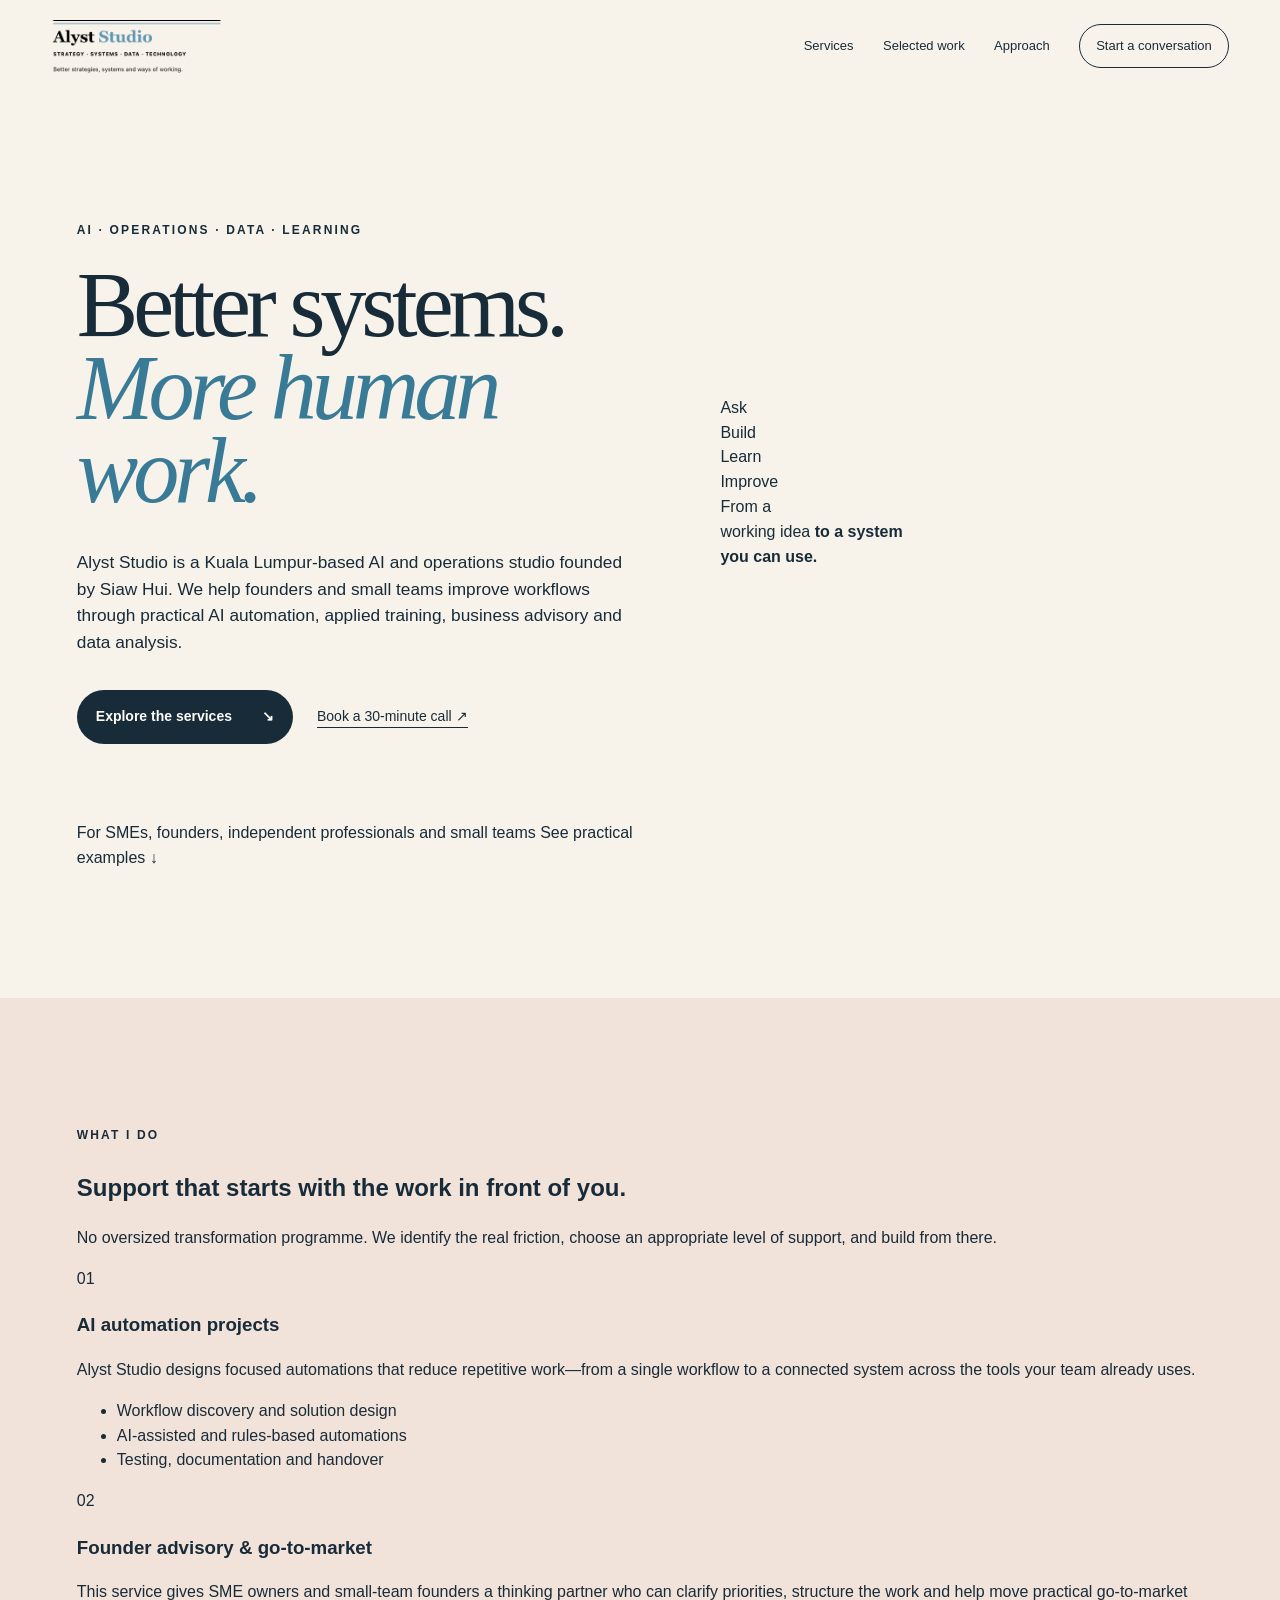
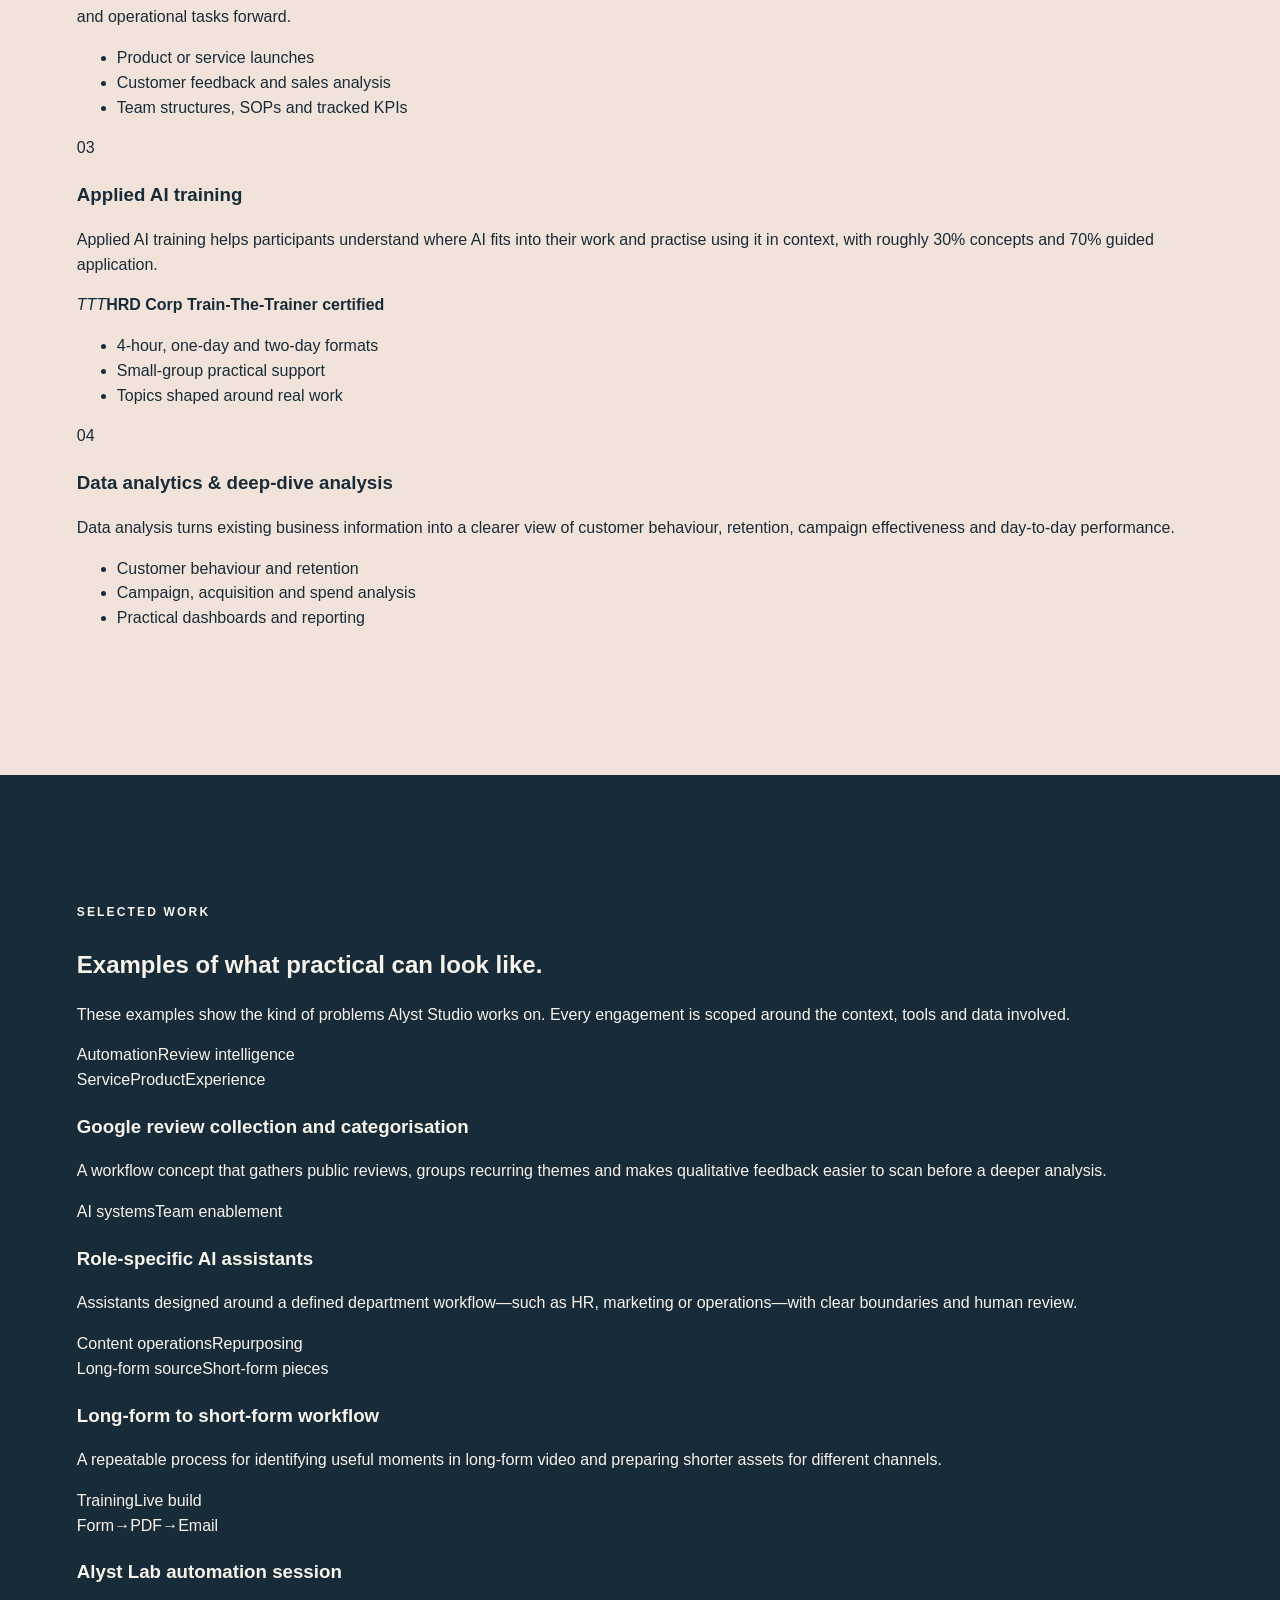
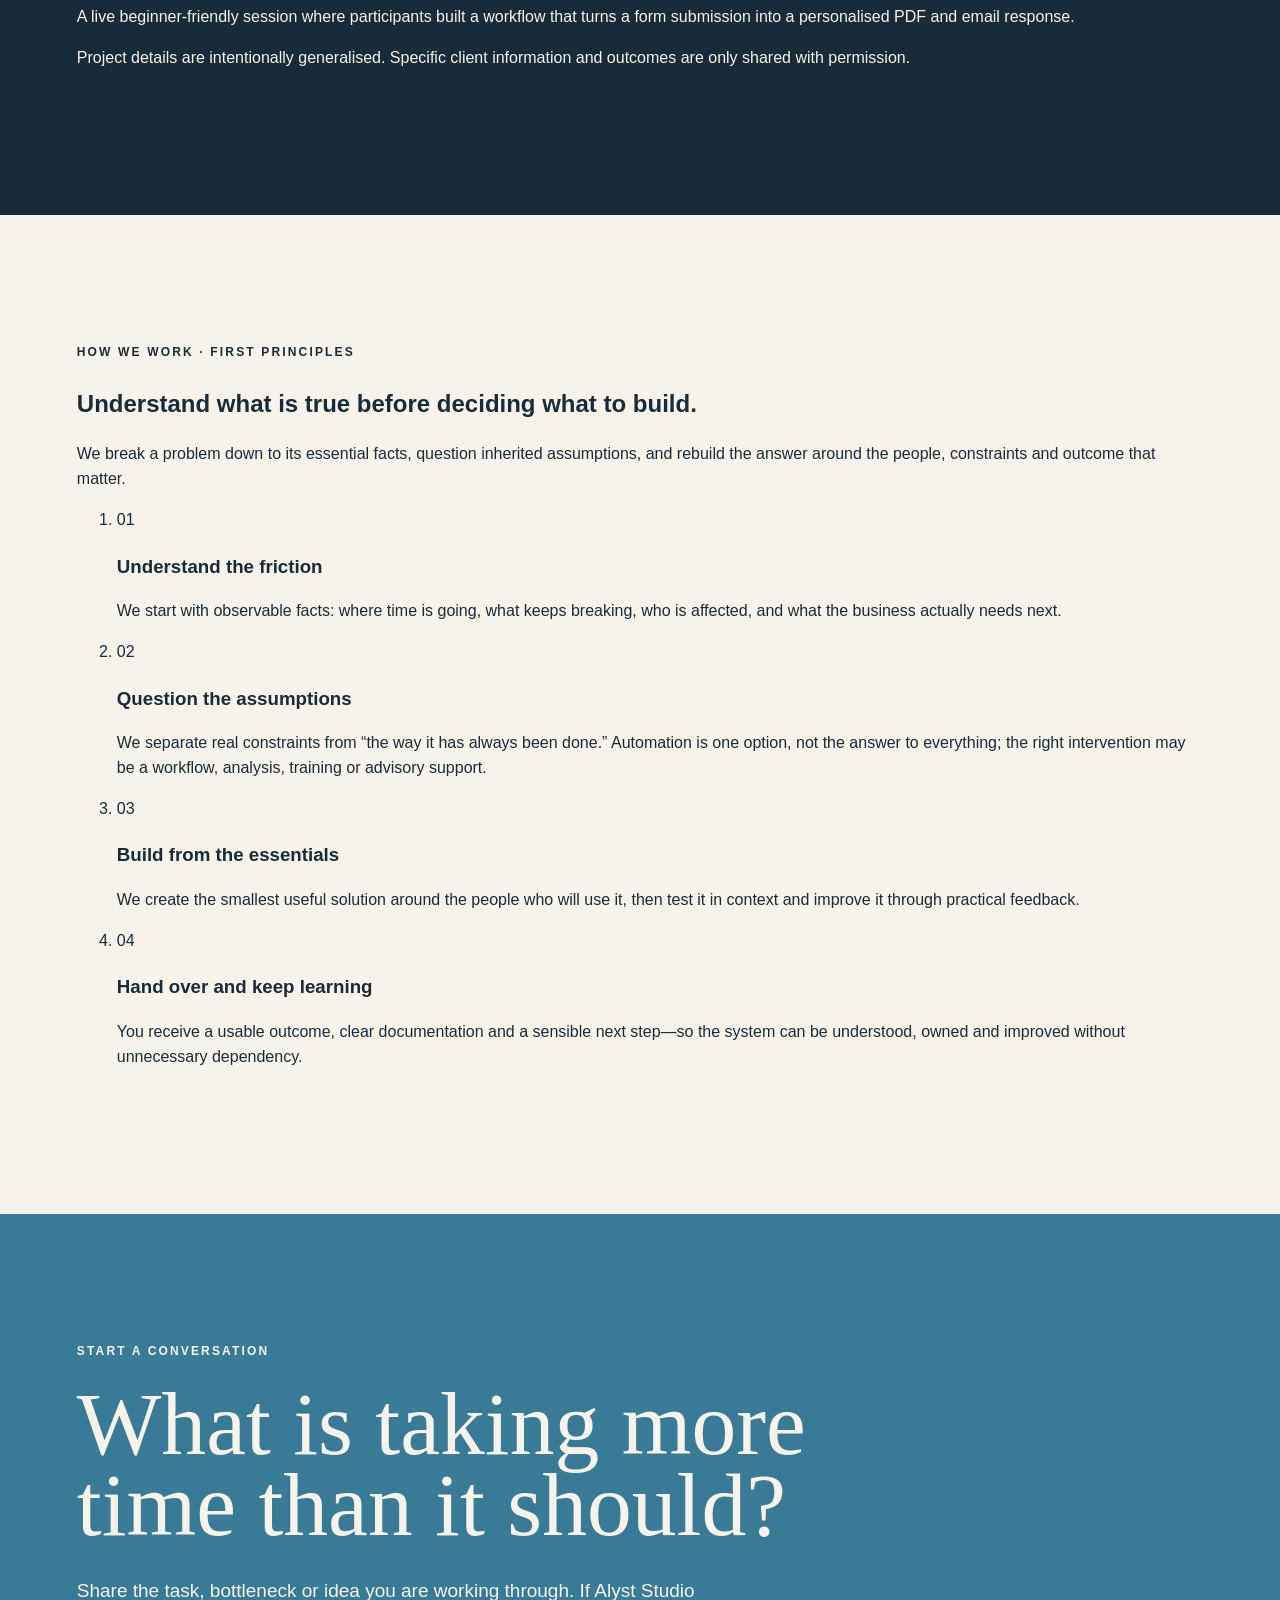
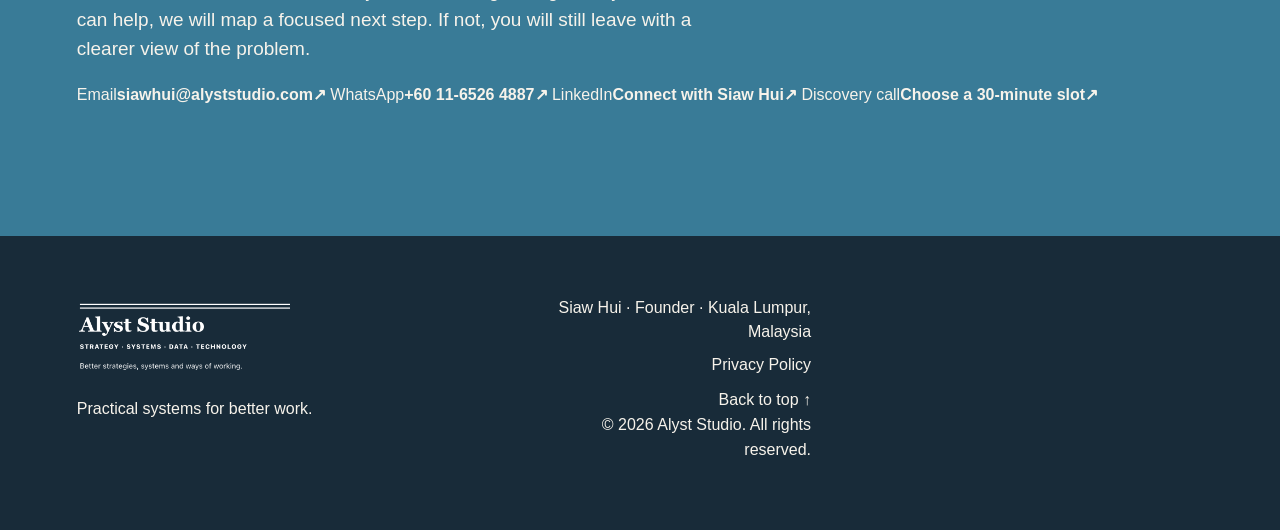
<file: site/index.html>
<!doctype html>
<html lang="en">
<head>
  <meta charset="utf-8">
  <meta name="viewport" content="width=device-width, initial-scale=1">
  <meta name="description" content="Alyst Studio helps founders and small teams use AI, automation, advisory and data analysis to make everyday work clearer and more manageable.">
  <meta name="theme-color" content="#0b2233">
  <meta property="og:title" content="Alyst Studio — Practical systems for better work">
  <meta property="og:description" content="AI automation, founder advisory, applied AI training and data analytics for founders and small teams.">
  <meta property="og:type" content="website">
  <meta property="og:url" content="https://siawhui-code.github.io/Alyst-Website-Pages/">
  <meta property="og:image" content="https://siawhui-code.github.io/Alyst-Website-Pages/assets/alyst-studio-logo.png">
  <link rel="canonical" href="https://siawhui-code.github.io/Alyst-Website-Pages/">
  <title>Alyst Studio — Practical systems for better work</title>
  <link rel="icon" href="assets/alyst-studio-logo.png" type="image/png">
  <link rel="stylesheet" href="styles.css">
  <script type="application/ld+json">
  {
    "@context": "https://schema.org",
    "@graph": [
      {
        "@type": "Organization",
        "@id": "https://siawhui-code.github.io/Alyst-Website-Pages/#organization",
        "name": "Alyst Studio",
        "url": "https://siawhui-code.github.io/Alyst-Website-Pages/",
        "logo": {
          "@type": "ImageObject",
          "url": "https://siawhui-code.github.io/Alyst-Website-Pages/assets/alyst-studio-logo.png"
        },
        "email": "siawhui@alyststudio.com",
        "telephone": "+601165264887",
        "founder": { "@id": "https://siawhui-code.github.io/Alyst-Website-Pages/#siaw-hui" },
        "areaServed": { "@type": "Country", "name": "Malaysia" },
        "knowsAbout": [
          "AI automation",
          "Business operations",
          "Applied AI training",
          "Founder advisory",
          "Data analytics"
        ],
        "hasOfferCatalog": {
          "@type": "OfferCatalog",
          "name": "Alyst Studio services",
          "itemListElement": [
            {
              "@type": "Offer",
              "itemOffered": {
                "@type": "Service",
                "name": "AI automation projects",
                "url": "https://siawhui-code.github.io/Alyst-Website-Pages/#ai-automation",
                "description": "Focused automation projects for repetitive workflows, connected tools, testing, documentation and handover.",
                "provider": { "@id": "https://siawhui-code.github.io/Alyst-Website-Pages/#organization" }
              }
            },
            {
              "@type": "Offer",
              "itemOffered": {
                "@type": "Service",
                "name": "Founder advisory and go-to-market support",
                "url": "https://siawhui-code.github.io/Alyst-Website-Pages/#founder-advisory",
                "description": "Practical advisory support for launches, customer feedback, sales analysis, team structures, SOPs and tracked KPIs.",
                "provider": { "@id": "https://siawhui-code.github.io/Alyst-Website-Pages/#organization" }
              }
            },
            {
              "@type": "Offer",
              "itemOffered": {
                "@type": "Service",
                "name": "Applied AI training",
                "url": "https://siawhui-code.github.io/Alyst-Website-Pages/#applied-ai-training",
                "description": "Hands-on AI training for beginners through advanced participants, shaped around practical work.",
                "provider": { "@id": "https://siawhui-code.github.io/Alyst-Website-Pages/#organization" }
              }
            },
            {
              "@type": "Offer",
              "itemOffered": {
                "@type": "Service",
                "name": "Data analytics and deep-dive analysis",
                "url": "https://siawhui-code.github.io/Alyst-Website-Pages/#data-analytics",
                "description": "Analysis of customer behaviour, retention, acquisition, campaign spend and operational performance.",
                "provider": { "@id": "https://siawhui-code.github.io/Alyst-Website-Pages/#organization" }
              }
            }
          ]
        }
      },
      {
        "@type": "Person",
        "@id": "https://siawhui-code.github.io/Alyst-Website-Pages/#siaw-hui",
        "name": "Siaw Hui",
        "jobTitle": "Founder",
        "worksFor": { "@id": "https://siawhui-code.github.io/Alyst-Website-Pages/#organization" },
        "sameAs": ["https://www.linkedin.com/in/siawhui"]
      },
      {
        "@type": "WebSite",
        "@id": "https://siawhui-code.github.io/Alyst-Website-Pages/#website",
        "name": "Alyst Studio",
        "url": "https://siawhui-code.github.io/Alyst-Website-Pages/",
        "publisher": { "@id": "https://siawhui-code.github.io/Alyst-Website-Pages/#organization" },
        "inLanguage": "en"
      }
    ]
  }
  </script>
  <script defer src="script.js"></script>
</head>
<body>
  <a class="skip-link" href="#main">Skip to content</a>
  <header class="site-header" data-header>
    <a class="brand" href="#top" aria-label="Alyst Studio home">
      <img src="assets/alyst-studio-logo.png" alt="Alyst Studio">
    </a>
    <button class="menu-button" type="button" aria-expanded="false" aria-controls="site-nav" data-menu-button>
      <span>Menu</span><i aria-hidden="true"></i>
    </button>
    <nav id="site-nav" class="site-nav" aria-label="Primary navigation" data-nav>
      <a href="#services">Services</a>
      <a href="#work">Selected work</a>
      <a href="#approach">Approach</a>
      <a class="nav-cta" href="#contact">Start a conversation</a>
    </nav>
  </header>

  <main id="main">
    <section class="hero section" id="top">
      <div class="hero-copy reveal">
        <p class="eyebrow">AI · Operations · Data · Learning</p>
        <h1>Better systems.<br><em>More human work.</em></h1>
        <p class="hero-lede">Alyst Studio is a Kuala Lumpur-based AI and operations studio founded by Siaw Hui. We help founders and small teams improve workflows through practical AI automation, applied training, business advisory and data analysis.</p>
        <div class="hero-actions">
          <a class="button button-primary" href="#services">Explore the services <span aria-hidden="true">↘</span></a>
          <a class="text-link" href="https://calendly.com/siawhui-alyststudio/30min" target="_blank" rel="noopener noreferrer">Book a 30-minute call <span aria-hidden="true">↗</span></a>
        </div>
      </div>
      <div class="hero-visual reveal" aria-label="A diagram showing ideas becoming useful systems">
        <div class="orbit orbit-one" aria-hidden="true"></div>
        <div class="orbit orbit-two" aria-hidden="true"></div>
        <div class="signal signal-a" aria-hidden="true">Ask</div>
        <div class="signal signal-b" aria-hidden="true">Build</div>
        <div class="signal signal-c" aria-hidden="true">Learn</div>
        <div class="signal signal-d" aria-hidden="true">Improve</div>
        <div class="core-mark" aria-hidden="true">
          <span>From a<br>working idea</span>
          <strong>to a system<br>you can use.</strong>
        </div>
      </div>
      <div class="hero-foot reveal">
        <span>For SMEs, founders, independent professionals and small teams</span>
        <a href="#work">See practical examples <span aria-hidden="true">↓</span></a>
      </div>
    </section>

    <section class="section services" id="services">
      <div class="section-intro reveal">
        <p class="eyebrow">What I do</p>
        <h2>Support that starts with the work in front of you.</h2>
        <p>No oversized transformation programme. We identify the real friction, choose an appropriate level of support, and build from there.</p>
      </div>
      <div class="service-list">
        <article class="service-row reveal" id="ai-automation">
          <span class="service-number">01</span>
          <div>
            <h3>AI automation projects</h3>
            <p>Alyst Studio designs focused automations that reduce repetitive work—from a single workflow to a connected system across the tools your team already uses.</p>
          </div>
          <ul>
            <li>Workflow discovery and solution design</li>
            <li>AI-assisted and rules-based automations</li>
            <li>Testing, documentation and handover</li>
          </ul>
        </article>
        <article class="service-row reveal" id="founder-advisory">
          <span class="service-number">02</span>
          <div>
            <h3>Founder advisory &amp; go-to-market</h3>
            <p>This service gives SME owners and small-team founders a thinking partner who can clarify priorities, structure the work and help move practical go-to-market and operational tasks forward.</p>
          </div>
          <ul>
            <li>Product or service launches</li>
            <li>Customer feedback and sales analysis</li>
            <li>Team structures, SOPs and tracked KPIs</li>
          </ul>
        </article>
        <article class="service-row reveal" id="applied-ai-training">
          <span class="service-number">03</span>
          <div>
            <h3>Applied AI training</h3>
            <p>Applied AI training helps participants understand where AI fits into their work and practise using it in context, with roughly 30% concepts and 70% guided application.</p>
            <div class="training-credentials" aria-label="Training credentials">
              <span class="credential-badge"><i aria-hidden="true">TTT</i><b>HRD Corp Train-The-Trainer certified</b></span>
            </div>
          </div>
          <ul>
            <li>4-hour, one-day and two-day formats</li>
            <li>Small-group practical support</li>
            <li>Topics shaped around real work</li>
          </ul>
        </article>
        <article class="service-row reveal" id="data-analytics">
          <span class="service-number">04</span>
          <div>
            <h3>Data analytics &amp; deep-dive analysis</h3>
            <p>Data analysis turns existing business information into a clearer view of customer behaviour, retention, campaign effectiveness and day-to-day performance.</p>
          </div>
          <ul>
            <li>Customer behaviour and retention</li>
            <li>Campaign, acquisition and spend analysis</li>
            <li>Practical dashboards and reporting</li>
          </ul>
        </article>
      </div>
    </section>

    <section class="section work" id="work">
      <div class="section-intro section-intro-light reveal">
        <p class="eyebrow">Selected work</p>
        <h2>Examples of what practical can look like.</h2>
        <p>These examples show the kind of problems Alyst Studio works on. Every engagement is scoped around the context, tools and data involved.</p>
      </div>
      <div class="work-grid">
        <article class="work-card work-card-feature reveal">
          <div class="work-topline"><span>Automation</span><span>Review intelligence</span></div>
          <div class="mini-interface" aria-hidden="true">
            <div class="mini-bar"><i></i><i></i><i></i></div>
            <div class="mini-chart"><span style="--h:38%"></span><span style="--h:62%"></span><span style="--h:46%"></span><span style="--h:78%"></span><span style="--h:58%"></span><span style="--h:86%"></span></div>
            <div class="mini-tags"><span>Service</span><span>Product</span><span>Experience</span></div>
          </div>
          <h3>Google review collection and categorisation</h3>
          <p>A workflow concept that gathers public reviews, groups recurring themes and makes qualitative feedback easier to scan before a deeper analysis.</p>
        </article>
        <article class="work-card reveal">
          <div class="work-topline"><span>AI systems</span><span>Team enablement</span></div>
          <div class="node-map" aria-hidden="true"><i></i><i></i><i></i><i></i><i></i></div>
          <h3>Role-specific AI assistants</h3>
          <p>Assistants designed around a defined department workflow—such as HR, marketing or operations—with clear boundaries and human review.</p>
        </article>
        <article class="work-card reveal">
          <div class="work-topline"><span>Content operations</span><span>Repurposing</span></div>
          <div class="content-stack" aria-hidden="true"><span>Long-form source</span><i></i><span>Short-form pieces</span></div>
          <h3>Long-form to short-form workflow</h3>
          <p>A repeatable process for identifying useful moments in long-form video and preparing shorter assets for different channels.</p>
        </article>
        <article class="work-card reveal">
          <div class="work-topline"><span>Training</span><span>Live build</span></div>
          <div class="flow-strip" aria-hidden="true"><span>Form</span><b>→</b><span>PDF</span><b>→</b><span>Email</span></div>
          <h3>Alyst Lab automation session</h3>
          <p>A live beginner-friendly session where participants built a workflow that turns a form submission into a personalised PDF and email response.</p>
        </article>
      </div>
      <p class="work-note reveal">Project details are intentionally generalised. Specific client information and outcomes are only shared with permission.</p>
    </section>

    <section class="section approach" id="approach">
      <div class="section-intro reveal">
        <p class="eyebrow">How we work · First principles</p>
        <h2>Understand what is true before deciding what to build.</h2>
        <p>We break a problem down to its essential facts, question inherited assumptions, and rebuild the answer around the people, constraints and outcome that matter.</p>
      </div>
      <ol class="steps">
        <li class="reveal"><span>01</span><div><h3>Understand the friction</h3><p>We start with observable facts: where time is going, what keeps breaking, who is affected, and what the business actually needs next.</p></div></li>
        <li class="reveal"><span>02</span><div><h3>Question the assumptions</h3><p>We separate real constraints from “the way it has always been done.” Automation is one option, not the answer to everything; the right intervention may be a workflow, analysis, training or advisory support.</p></div></li>
        <li class="reveal"><span>03</span><div><h3>Build from the essentials</h3><p>We create the smallest useful solution around the people who will use it, then test it in context and improve it through practical feedback.</p></div></li>
        <li class="reveal"><span>04</span><div><h3>Hand over and keep learning</h3><p>You receive a usable outcome, clear documentation and a sensible next step—so the system can be understood, owned and improved without unnecessary dependency.</p></div></li>
      </ol>
    </section>

    <section class="section contact" id="contact">
      <div class="contact-copy reveal">
        <p class="eyebrow">Start a conversation</p>
        <h2>What is taking more time than it should?</h2>
        <p>Share the task, bottleneck or idea you are working through. If Alyst Studio can help, we will map a focused next step. If not, you will still leave with a clearer view of the problem.</p>
      </div>
      <div class="contact-links reveal">
        <a href="mailto:siawhui@alyststudio.com"><span>Email</span><strong>siawhui@alyststudio.com</strong><b aria-hidden="true">↗</b></a>
        <a href="https://wa.me/601165264887" target="_blank" rel="noopener noreferrer"><span>WhatsApp</span><strong>+60 11-6526 4887</strong><b aria-hidden="true">↗</b></a>
        <a href="https://www.linkedin.com/in/siawhui" target="_blank" rel="noopener noreferrer"><span>LinkedIn</span><strong>Connect with Siaw Hui</strong><b aria-hidden="true">↗</b></a>
        <a href="https://calendly.com/siawhui-alyststudio/30min" target="_blank" rel="noopener noreferrer"><span>Discovery call</span><strong>Choose a 30-minute slot</strong><b aria-hidden="true">↗</b></a>
      </div>
    </section>
  </main>

  <footer class="site-footer">
    <div class="footer-brand">
      <img src="assets/alyst-studio-logo.png" alt="Alyst Studio">
      <p>Practical systems for better work.</p>
    </div>
    <div class="footer-meta">
      <p>Siaw Hui · Founder · Kuala Lumpur, Malaysia</p>
      <nav aria-label="Footer navigation"><a href="privacy.html">Privacy Policy</a><a href="#top">Back to top ↑</a></nav>
      <p>© <span data-year>2026</span> Alyst Studio. All rights reserved.</p>
    </div>
  </footer>
</body>
</html>
</file>
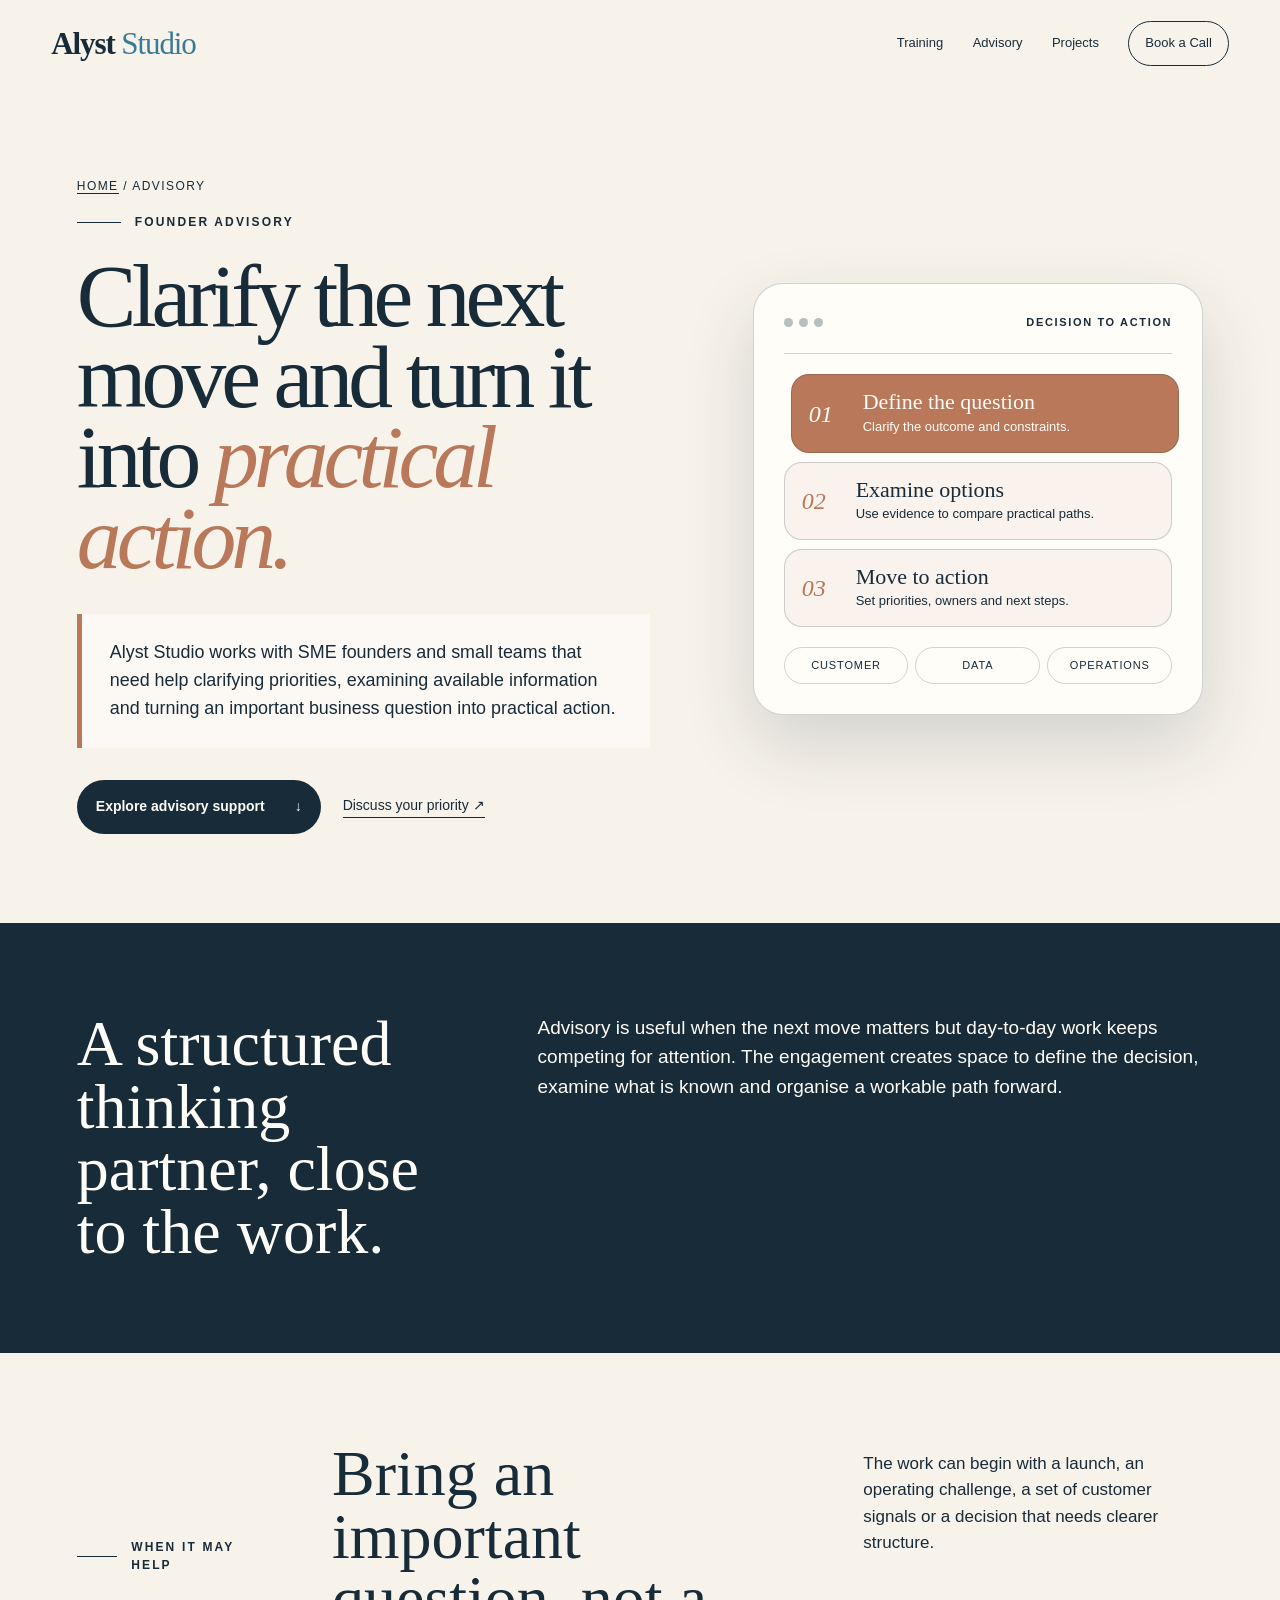
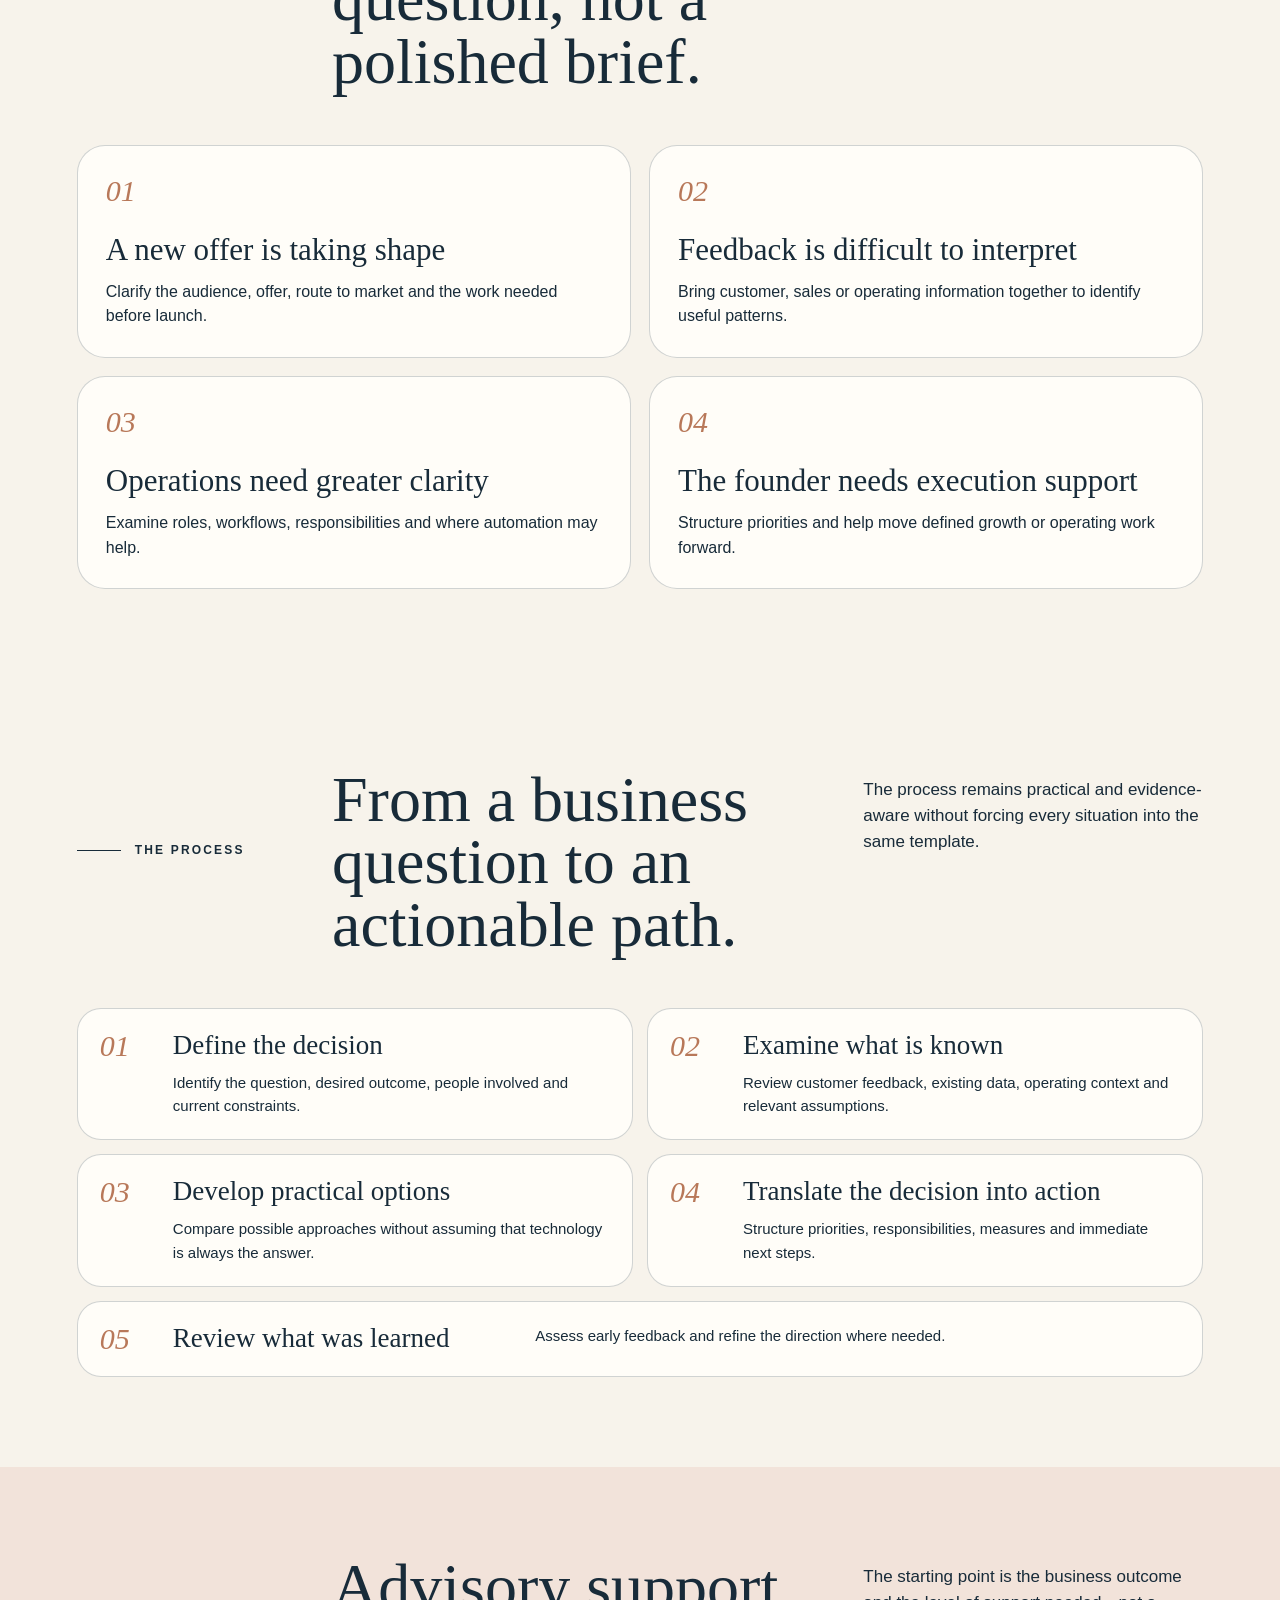
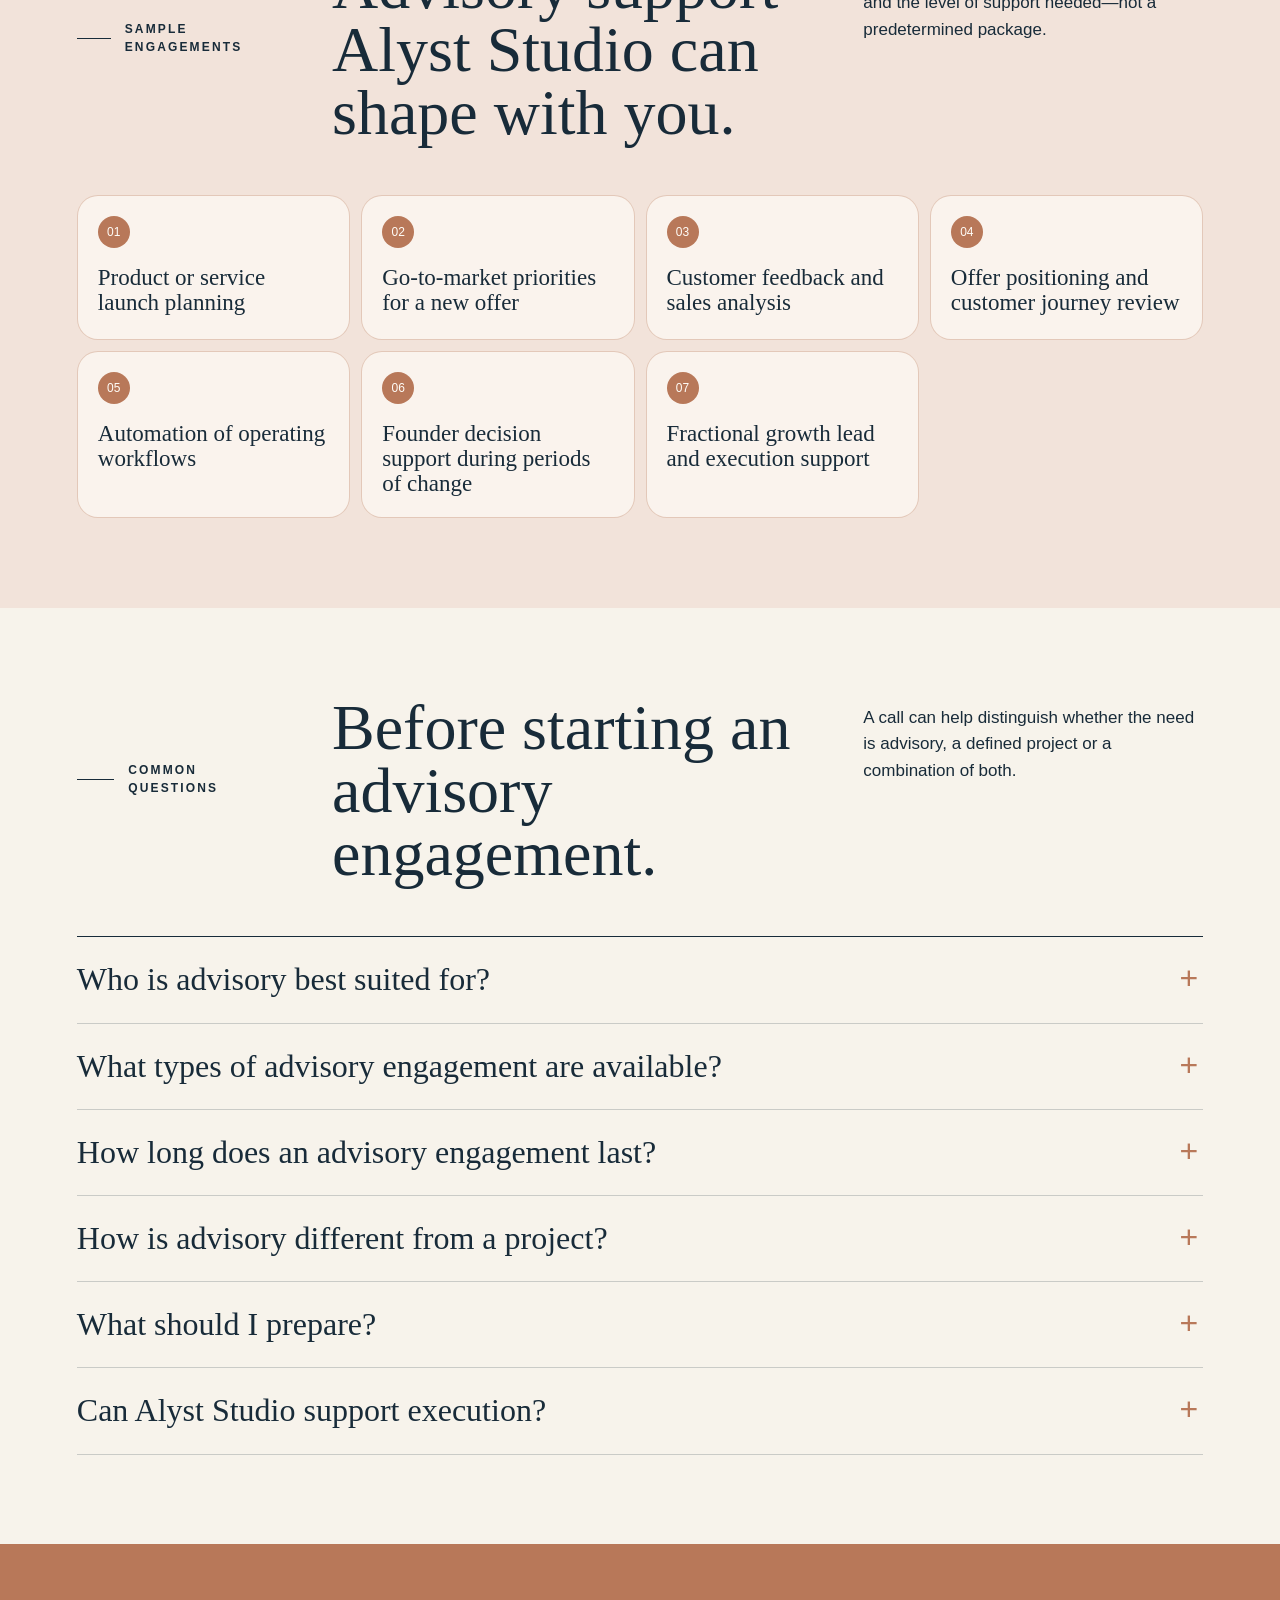
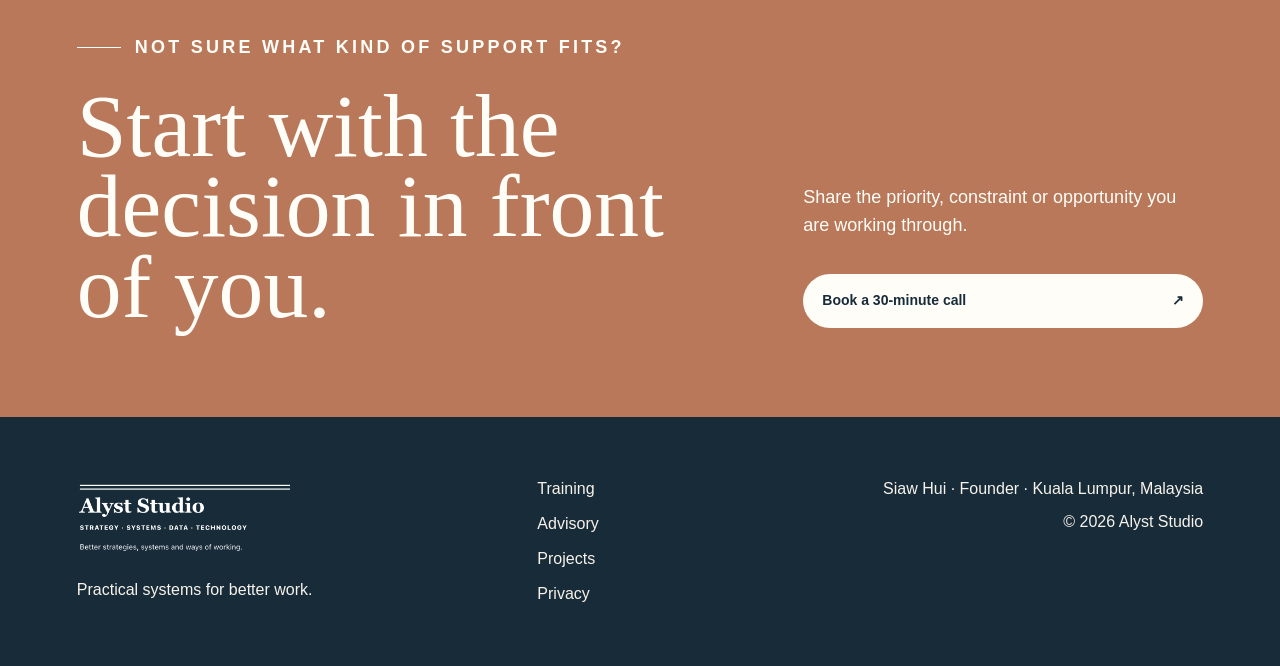
<file: site/advisory.html>
<!doctype html>
<html lang="en">
<head>
  <meta charset="utf-8">
  <meta name="viewport" content="width=device-width, initial-scale=1">
  <meta name="description" content="Founder advisory and go-to-market support for SME owners who need to clarify priorities, examine evidence and translate decisions into action.">
  <meta name="robots" content="index,follow">
  <meta name="theme-color" content="#f7f3eb">
  <link rel="canonical" href="https://siawhui-code.github.io/Alyst-Website-Pages/advisory.html">
  <meta property="og:title" content="Founder Advisory and Go-to-Market Support | Alyst Studio">
  <meta property="og:description" content="Practical advisory for founders navigating an important business question, launch or period of change.">
  <meta property="og:type" content="website">
  <meta property="og:url" content="https://siawhui-code.github.io/Alyst-Website-Pages/advisory.html">
  <title>Founder Advisory and Go-to-Market Support | Alyst Studio</title>
  <link rel="icon" href="assets/alyst-studio-logo.png" type="image/png">
  <link rel="stylesheet" href="styles.css">
  <script type="application/ld+json">
  { "@context": "https://schema.org", "@graph": [
    { "@type": "Organization", "@id": "https://siawhui-code.github.io/Alyst-Website-Pages/#organization", "name": "Alyst Studio", "url": "https://siawhui-code.github.io/Alyst-Website-Pages/", "founder": { "@id": "https://siawhui-code.github.io/Alyst-Website-Pages/#siaw-hui" } },
    { "@type": "Person", "@id": "https://siawhui-code.github.io/Alyst-Website-Pages/#siaw-hui", "name": "Siaw Hui", "jobTitle": "Founder", "worksFor": { "@id": "https://siawhui-code.github.io/Alyst-Website-Pages/#organization" } },
    { "@type": "Service", "@id": "https://siawhui-code.github.io/Alyst-Website-Pages/advisory.html#service", "name": "Founder advisory and go-to-market support", "serviceType": "Business advisory", "provider": { "@id": "https://siawhui-code.github.io/Alyst-Website-Pages/#organization" }, "areaServed": { "@type": "Country", "name": "Malaysia" }, "url": "https://siawhui-code.github.io/Alyst-Website-Pages/advisory.html" },
    { "@type": "BreadcrumbList", "itemListElement": [ { "@type": "ListItem", "position": 1, "name": "Home", "item": "https://siawhui-code.github.io/Alyst-Website-Pages/" }, { "@type": "ListItem", "position": 2, "name": "Advisory", "item": "https://siawhui-code.github.io/Alyst-Website-Pages/advisory.html" } ] }
  ] }
  </script>
  <script defer src="script.js"></script>
</head>
<body class="service-page page-advisory">
  <a class="skip-link" href="#main">Skip to content</a>
  <header class="site-header" data-header>
    <a class="brand brand-text" href="index.html" aria-label="Alyst Studio home"><strong>Alyst</strong> <span>Studio</span></a>
    <button class="menu-button" type="button" aria-expanded="false" aria-controls="site-nav" data-menu-button><span>Menu</span><i aria-hidden="true"></i></button>
    <nav class="site-nav" id="site-nav" aria-label="Primary navigation" data-nav><a href="training.html">Training</a><a aria-current="page" href="advisory.html">Advisory</a><a href="projects.html">Projects</a><a class="nav-cta" href="https://calendly.com/siawhui-alyststudio/30min" target="_blank" rel="noopener noreferrer">Book a Call</a></nav>
  </header>
  <main id="main">
    <section class="page-hero">
      <div class="page-hero-copy reveal">
        <p class="breadcrumb"><a href="index.html">Home</a> / Advisory</p>
        <p class="eyebrow line-label">Founder advisory</p>
        <h1>Clarify the next move and turn it into <em>practical action.</em></h1>
        <p class="answer-first">Alyst Studio works with SME founders and small teams that need help clarifying priorities, examining available information and turning an important business question into practical action.</p>
        <div class="page-hero-actions"><a class="button button-primary" href="#engagements">Explore advisory support <span>↓</span></a><a class="text-link" href="https://calendly.com/siawhui-alyststudio/30min" target="_blank" rel="noopener noreferrer">Discuss your priority ↗</a></div>
      </div>
      <div class="purpose-visual service-method-visual reveal" id="advisory-method" data-auto-method aria-label="Interactive advisory method from defining the question to practical action">
        <div class="training-visual-head"><div><i></i><i></i><i></i></div><span>Decision to action</span></div>
        <div class="method-stage-list" role="group" aria-label="Advisory stages">
          <button class="method-stage is-active" type="button" data-method-control aria-pressed="true"><small>01</small><strong>Define the question</strong><span>Clarify the outcome and constraints.</span></button>
          <button class="method-stage" type="button" data-method-control aria-pressed="false"><small>02</small><strong>Examine options</strong><span>Use evidence to compare practical paths.</span></button>
          <button class="method-stage" type="button" data-method-control aria-pressed="false"><small>03</small><strong>Move to action</strong><span>Set priorities, owners and next steps.</span></button>
        </div>
        <div class="method-inputs" aria-label="Inputs considered"><span>Customer</span><span>Data</span><span>Operations</span></div>
      </div>
    </section>

    <section class="page-intro-band"><div class="section"><h2>A structured thinking partner, close to the work.</h2><div><p>Advisory is useful when the next move matters but day-to-day work keeps competing for attention. The engagement creates space to define the decision, examine what is known and organise a workable path forward.</p></div></div></section>

    <section class="section">
      <div class="page-section-heading reveal"><p class="eyebrow line-label">When it may help</p><h2>Bring an important question, not a polished brief.</h2><p>The work can begin with a launch, an operating challenge, a set of customer signals or a decision that needs clearer structure.</p></div>
      <div class="fit-grid">
        <article class="fit-card reveal"><span>01</span><h3>A new offer is taking shape</h3><p>Clarify the audience, offer, route to market and the work needed before launch.</p></article>
        <article class="fit-card reveal"><span>02</span><h3>Feedback is difficult to interpret</h3><p>Bring customer, sales or operating information together to identify useful patterns.</p></article>
        <article class="fit-card reveal"><span>03</span><h3>Operations need greater clarity</h3><p>Examine roles, workflows, responsibilities and where automation may help.</p></article>
        <article class="fit-card reveal"><span>04</span><h3>The founder needs execution support</h3><p>Structure priorities and help move defined growth or operating work forward.</p></article>
      </div>
    </section>

    <section class="section" id="process">
      <div class="page-section-heading reveal"><p class="eyebrow line-label">The process</p><h2>From a business question to an actionable path.</h2><p>The process remains practical and evidence-aware without forcing every situation into the same template.</p></div>
      <ol class="process-list compact-process five-step-process">
        <li class="reveal"><span>01</span><h3>Define the decision</h3><p>Identify the question, desired outcome, people involved and current constraints.</p></li>
        <li class="reveal"><span>02</span><h3>Examine what is known</h3><p>Review customer feedback, existing data, operating context and relevant assumptions.</p></li>
        <li class="reveal"><span>03</span><h3>Develop practical options</h3><p>Compare possible approaches without assuming that technology is always the answer.</p></li>
        <li class="reveal"><span>04</span><h3>Translate the decision into action</h3><p>Structure priorities, responsibilities, measures and immediate next steps.</p></li>
        <li class="reveal"><span>05</span><h3>Review what was learned</h3><p>Assess early feedback and refine the direction where needed.</p></li>
      </ol>
    </section>

    <section class="engagements compact-engagements seven-item-engagements" id="engagements"><div class="section">
      <div class="page-section-heading reveal"><p class="eyebrow line-label">Sample engagements</p><h2>Advisory support Alyst Studio can shape with you.</h2><p>The starting point is the business outcome and the level of support needed—not a predetermined package.</p></div>
      <div class="engagement-grid">
        <article class="engagement-card reveal"><span>01</span><h3>Product or service launch planning</h3></article>
        <article class="engagement-card reveal"><span>02</span><h3>Go-to-market priorities for a new offer</h3></article>
        <article class="engagement-card reveal"><span>03</span><h3>Customer feedback and sales analysis</h3></article>
        <article class="engagement-card reveal"><span>04</span><h3>Offer positioning and customer journey review</h3></article>
        <article class="engagement-card reveal"><span>05</span><h3>Automation of operating workflows</h3></article>
        <article class="engagement-card reveal"><span>06</span><h3>Founder decision support during periods of change</h3></article>
        <article class="engagement-card reveal"><span>07</span><h3>Fractional growth lead and execution support</h3></article>
      </div>
    </div></section>

    <section class="section">
      <div class="page-section-heading reveal"><p class="eyebrow line-label">Common questions</p><h2>Before starting an advisory engagement.</h2><p>A call can help distinguish whether the need is advisory, a defined project or a combination of both.</p></div>
      <div class="faq-list">
        <details><summary>Who is advisory best suited for?</summary><p>It is designed for SME founders and small teams with a specific priority, decision or operating challenge that needs structured thinking and practical follow-through.</p></details>
        <details><summary>What types of advisory engagement are available?</summary><p>An engagement may begin with a focused advisory session, a defined short-term advisory sprint, or ongoing fractional growth lead and execution support. The format is shaped around the decision and level of involvement required.</p></details>
        <details><summary>How long does an advisory engagement last?</summary><p>The period depends on the question and scope. It may be a single session, a defined engagement over several weeks, or ongoing monthly support. The cadence and duration are agreed before work begins.</p></details>
        <details><summary>How is advisory different from a project?</summary><p>Advisory centres on clarifying priorities and decisions. A project centres on building or delivering a defined system, workflow or analysis.</p></details>
        <details><summary>What should I prepare?</summary><p>Bring the question, relevant context and any existing customer, sales or operating information. A polished brief is not required.</p></details>
        <details><summary>Can Alyst Studio support execution?</summary><p>Yes, where the execution scope is agreed. This may be structured as defined project work or fractional growth lead and execution support.</p></details>
      </div>
    </section>

    <section class="page-cta"><div class="section"><div><p class="eyebrow line-label">Not sure what kind of support fits?</p><h2>Start with the decision in front of you.</h2></div><div class="page-cta-actions"><p>Share the priority, constraint or opportunity you are working through.</p><a class="button button-light" href="https://calendly.com/siawhui-alyststudio/30min" target="_blank" rel="noopener noreferrer">Book a 30-minute call <span>↗</span></a></div></div></section>
  </main>
  <footer class="site-footer"><div class="footer-brand"><img src="assets/alyst-studio-logo.png" alt="Alyst Studio"><p>Practical systems for better work.</p></div><nav aria-label="Footer navigation"><a href="training.html">Training</a><a href="advisory.html">Advisory</a><a href="projects.html">Projects</a><a href="privacy.html">Privacy</a></nav><div class="footer-meta"><p>Siaw Hui · Founder · Kuala Lumpur, Malaysia</p><p>© <span data-year>2026</span> Alyst Studio</p></div></footer>
</body>
</html>
</file>
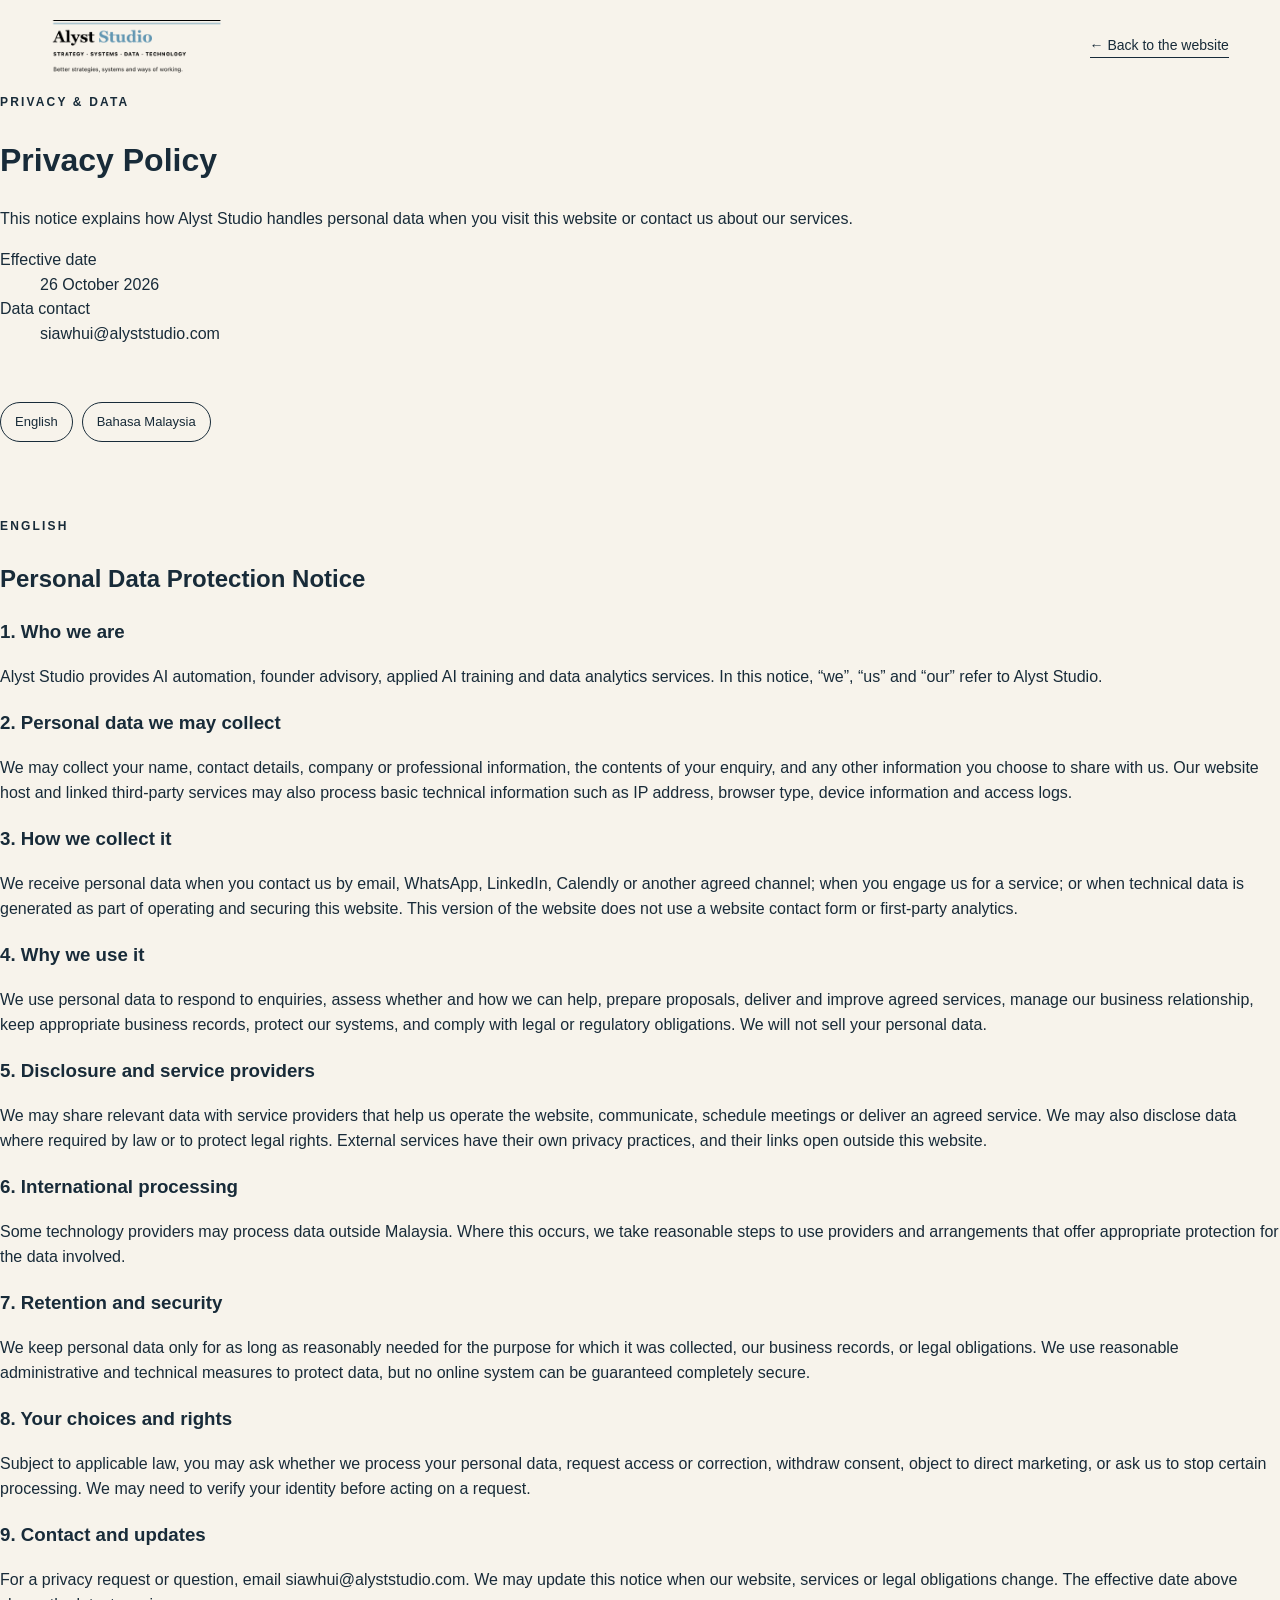
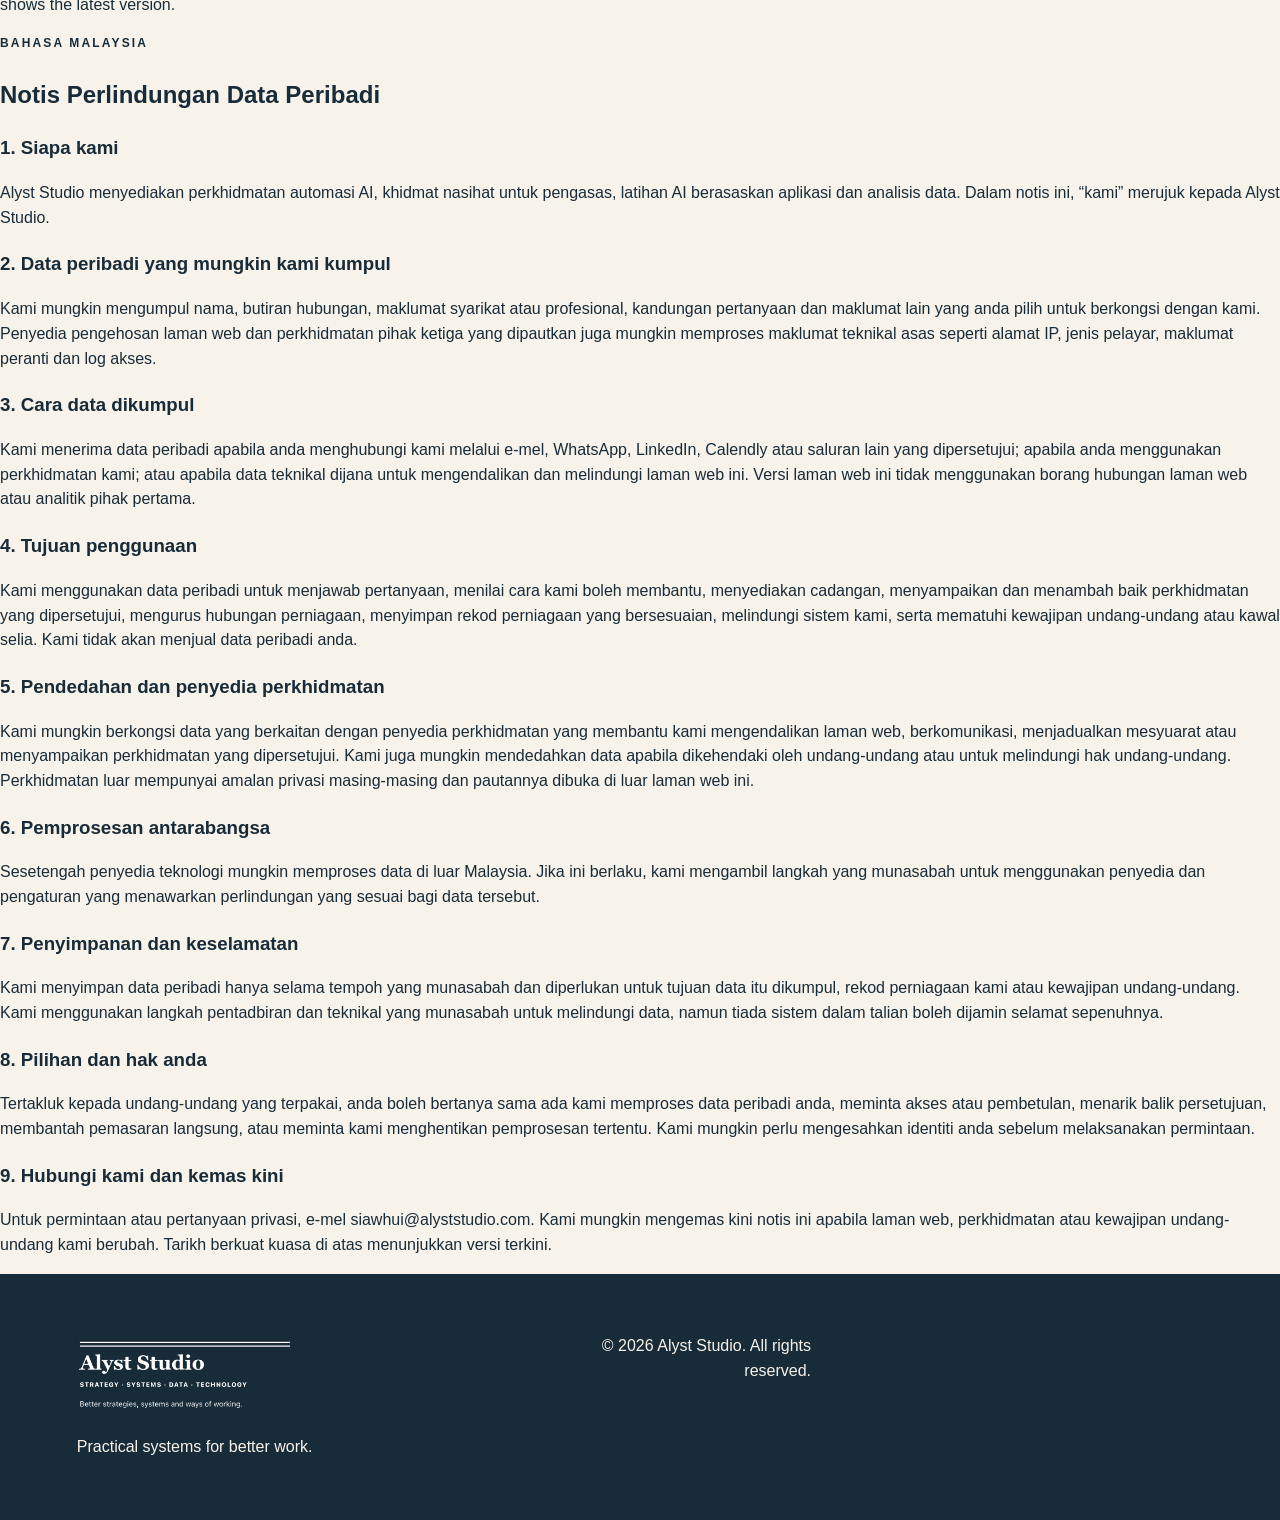
<file: site/privacy.html>
<!doctype html>
<html lang="en">
<head>
  <meta charset="utf-8">
  <meta name="viewport" content="width=device-width, initial-scale=1">
  <meta name="description" content="Alyst Studio Privacy Policy and Personal Data Protection Notice.">
  <meta name="theme-color" content="#0b2233">
  <link rel="canonical" href="https://siawhui-code.github.io/Alyst-Website-Pages/privacy.html">
  <title>Privacy Policy — Alyst Studio</title>
  <link rel="icon" href="assets/alyst-studio-logo.png" type="image/png">
  <link rel="stylesheet" href="styles.css">
  <script defer src="script.js"></script>
</head>
<body class="policy-page">
  <a class="skip-link" href="#main">Skip to content</a>
  <header class="site-header policy-header" data-header>
    <a class="brand" href="index.html" aria-label="Alyst Studio home"><img src="assets/alyst-studio-logo.png" alt="Alyst Studio"></a>
    <a class="text-link" href="index.html">← Back to the website</a>
  </header>
  <main id="main" class="policy-main">
    <header class="policy-title">
      <p class="eyebrow">Privacy & data</p>
      <h1>Privacy Policy</h1>
      <p>This notice explains how Alyst Studio handles personal data when you visit this website or contact us about our services.</p>
      <dl><div><dt>Effective date</dt><dd>26 October 2026</dd></div><div><dt>Data contact</dt><dd><a href="mailto:siawhui@alyststudio.com">siawhui@alyststudio.com</a></dd></div></dl>
    </header>

    <nav class="language-nav" aria-label="Privacy notice language"><a href="#english">English</a><a href="#bahasa-malaysia">Bahasa Malaysia</a></nav>

    <article class="policy-content" id="english" lang="en">
      <p class="eyebrow">English</p>
      <h2>Personal Data Protection Notice</h2>
      <h3>1. Who we are</h3>
      <p>Alyst Studio provides AI automation, founder advisory, applied AI training and data analytics services. In this notice, “we”, “us” and “our” refer to Alyst Studio.</p>
      <h3>2. Personal data we may collect</h3>
      <p>We may collect your name, contact details, company or professional information, the contents of your enquiry, and any other information you choose to share with us. Our website host and linked third-party services may also process basic technical information such as IP address, browser type, device information and access logs.</p>
      <h3>3. How we collect it</h3>
      <p>We receive personal data when you contact us by email, WhatsApp, LinkedIn, Calendly or another agreed channel; when you engage us for a service; or when technical data is generated as part of operating and securing this website. This version of the website does not use a website contact form or first-party analytics.</p>
      <h3>4. Why we use it</h3>
      <p>We use personal data to respond to enquiries, assess whether and how we can help, prepare proposals, deliver and improve agreed services, manage our business relationship, keep appropriate business records, protect our systems, and comply with legal or regulatory obligations. We will not sell your personal data.</p>
      <h3>5. Disclosure and service providers</h3>
      <p>We may share relevant data with service providers that help us operate the website, communicate, schedule meetings or deliver an agreed service. We may also disclose data where required by law or to protect legal rights. External services have their own privacy practices, and their links open outside this website.</p>
      <h3>6. International processing</h3>
      <p>Some technology providers may process data outside Malaysia. Where this occurs, we take reasonable steps to use providers and arrangements that offer appropriate protection for the data involved.</p>
      <h3>7. Retention and security</h3>
      <p>We keep personal data only for as long as reasonably needed for the purpose for which it was collected, our business records, or legal obligations. We use reasonable administrative and technical measures to protect data, but no online system can be guaranteed completely secure.</p>
      <h3>8. Your choices and rights</h3>
      <p>Subject to applicable law, you may ask whether we process your personal data, request access or correction, withdraw consent, object to direct marketing, or ask us to stop certain processing. We may need to verify your identity before acting on a request.</p>
      <h3>9. Contact and updates</h3>
      <p>For a privacy request or question, email <a href="mailto:siawhui@alyststudio.com">siawhui@alyststudio.com</a>. We may update this notice when our website, services or legal obligations change. The effective date above shows the latest version.</p>
    </article>

    <article class="policy-content" id="bahasa-malaysia" lang="ms">
      <p class="eyebrow">Bahasa Malaysia</p>
      <h2>Notis Perlindungan Data Peribadi</h2>
      <h3>1. Siapa kami</h3>
      <p>Alyst Studio menyediakan perkhidmatan automasi AI, khidmat nasihat untuk pengasas, latihan AI berasaskan aplikasi dan analisis data. Dalam notis ini, “kami” merujuk kepada Alyst Studio.</p>
      <h3>2. Data peribadi yang mungkin kami kumpul</h3>
      <p>Kami mungkin mengumpul nama, butiran hubungan, maklumat syarikat atau profesional, kandungan pertanyaan dan maklumat lain yang anda pilih untuk berkongsi dengan kami. Penyedia pengehosan laman web dan perkhidmatan pihak ketiga yang dipautkan juga mungkin memproses maklumat teknikal asas seperti alamat IP, jenis pelayar, maklumat peranti dan log akses.</p>
      <h3>3. Cara data dikumpul</h3>
      <p>Kami menerima data peribadi apabila anda menghubungi kami melalui e-mel, WhatsApp, LinkedIn, Calendly atau saluran lain yang dipersetujui; apabila anda menggunakan perkhidmatan kami; atau apabila data teknikal dijana untuk mengendalikan dan melindungi laman web ini. Versi laman web ini tidak menggunakan borang hubungan laman web atau analitik pihak pertama.</p>
      <h3>4. Tujuan penggunaan</h3>
      <p>Kami menggunakan data peribadi untuk menjawab pertanyaan, menilai cara kami boleh membantu, menyediakan cadangan, menyampaikan dan menambah baik perkhidmatan yang dipersetujui, mengurus hubungan perniagaan, menyimpan rekod perniagaan yang bersesuaian, melindungi sistem kami, serta mematuhi kewajipan undang-undang atau kawal selia. Kami tidak akan menjual data peribadi anda.</p>
      <h3>5. Pendedahan dan penyedia perkhidmatan</h3>
      <p>Kami mungkin berkongsi data yang berkaitan dengan penyedia perkhidmatan yang membantu kami mengendalikan laman web, berkomunikasi, menjadualkan mesyuarat atau menyampaikan perkhidmatan yang dipersetujui. Kami juga mungkin mendedahkan data apabila dikehendaki oleh undang-undang atau untuk melindungi hak undang-undang. Perkhidmatan luar mempunyai amalan privasi masing-masing dan pautannya dibuka di luar laman web ini.</p>
      <h3>6. Pemprosesan antarabangsa</h3>
      <p>Sesetengah penyedia teknologi mungkin memproses data di luar Malaysia. Jika ini berlaku, kami mengambil langkah yang munasabah untuk menggunakan penyedia dan pengaturan yang menawarkan perlindungan yang sesuai bagi data tersebut.</p>
      <h3>7. Penyimpanan dan keselamatan</h3>
      <p>Kami menyimpan data peribadi hanya selama tempoh yang munasabah dan diperlukan untuk tujuan data itu dikumpul, rekod perniagaan kami atau kewajipan undang-undang. Kami menggunakan langkah pentadbiran dan teknikal yang munasabah untuk melindungi data, namun tiada sistem dalam talian boleh dijamin selamat sepenuhnya.</p>
      <h3>8. Pilihan dan hak anda</h3>
      <p>Tertakluk kepada undang-undang yang terpakai, anda boleh bertanya sama ada kami memproses data peribadi anda, meminta akses atau pembetulan, menarik balik persetujuan, membantah pemasaran langsung, atau meminta kami menghentikan pemprosesan tertentu. Kami mungkin perlu mengesahkan identiti anda sebelum melaksanakan permintaan.</p>
      <h3>9. Hubungi kami dan kemas kini</h3>
      <p>Untuk permintaan atau pertanyaan privasi, e-mel <a href="mailto:siawhui@alyststudio.com">siawhui@alyststudio.com</a>. Kami mungkin mengemas kini notis ini apabila laman web, perkhidmatan atau kewajipan undang-undang kami berubah. Tarikh berkuat kuasa di atas menunjukkan versi terkini.</p>
    </article>
  </main>
  <footer class="site-footer policy-footer"><div class="footer-brand"><img src="assets/alyst-studio-logo.png" alt="Alyst Studio"><p>Practical systems for better work.</p></div><div class="footer-meta"><p>© <span data-year>2026</span> Alyst Studio. All rights reserved.</p></div></footer>
</body>
</html>
</file>
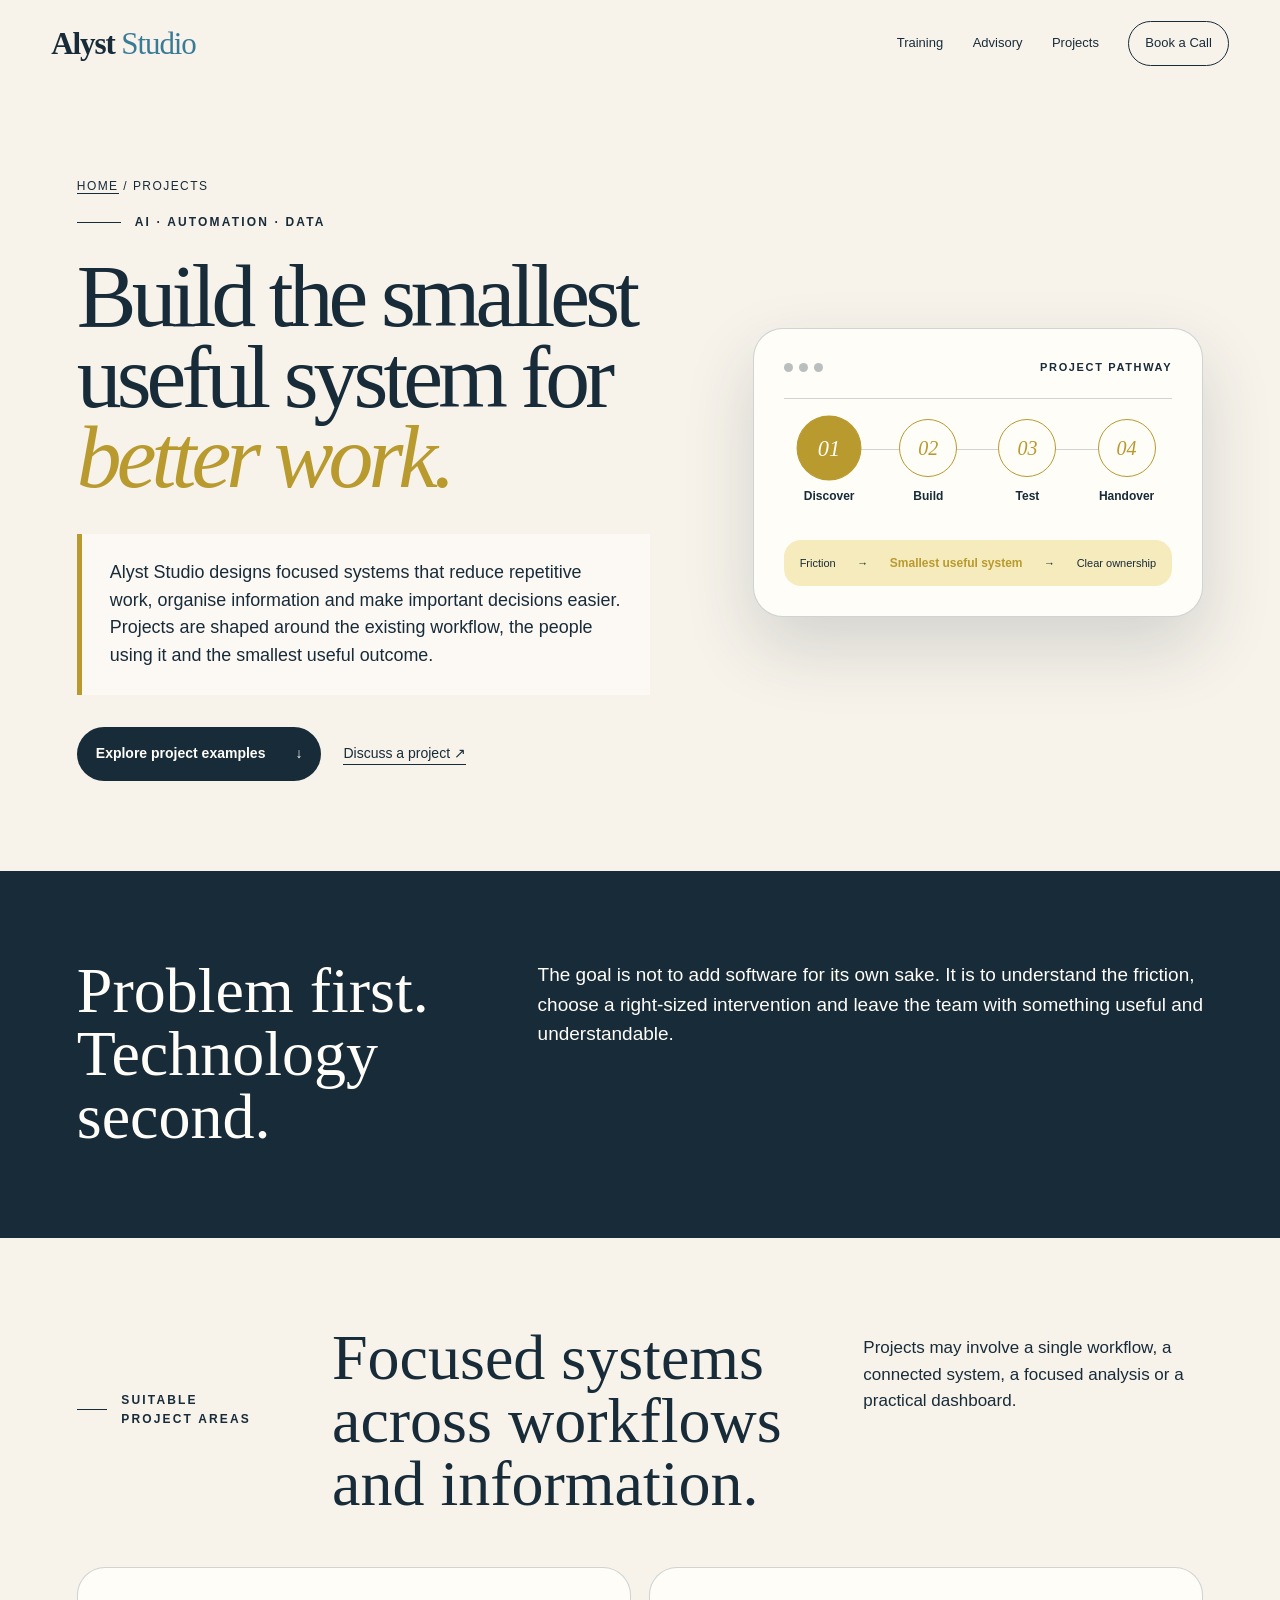
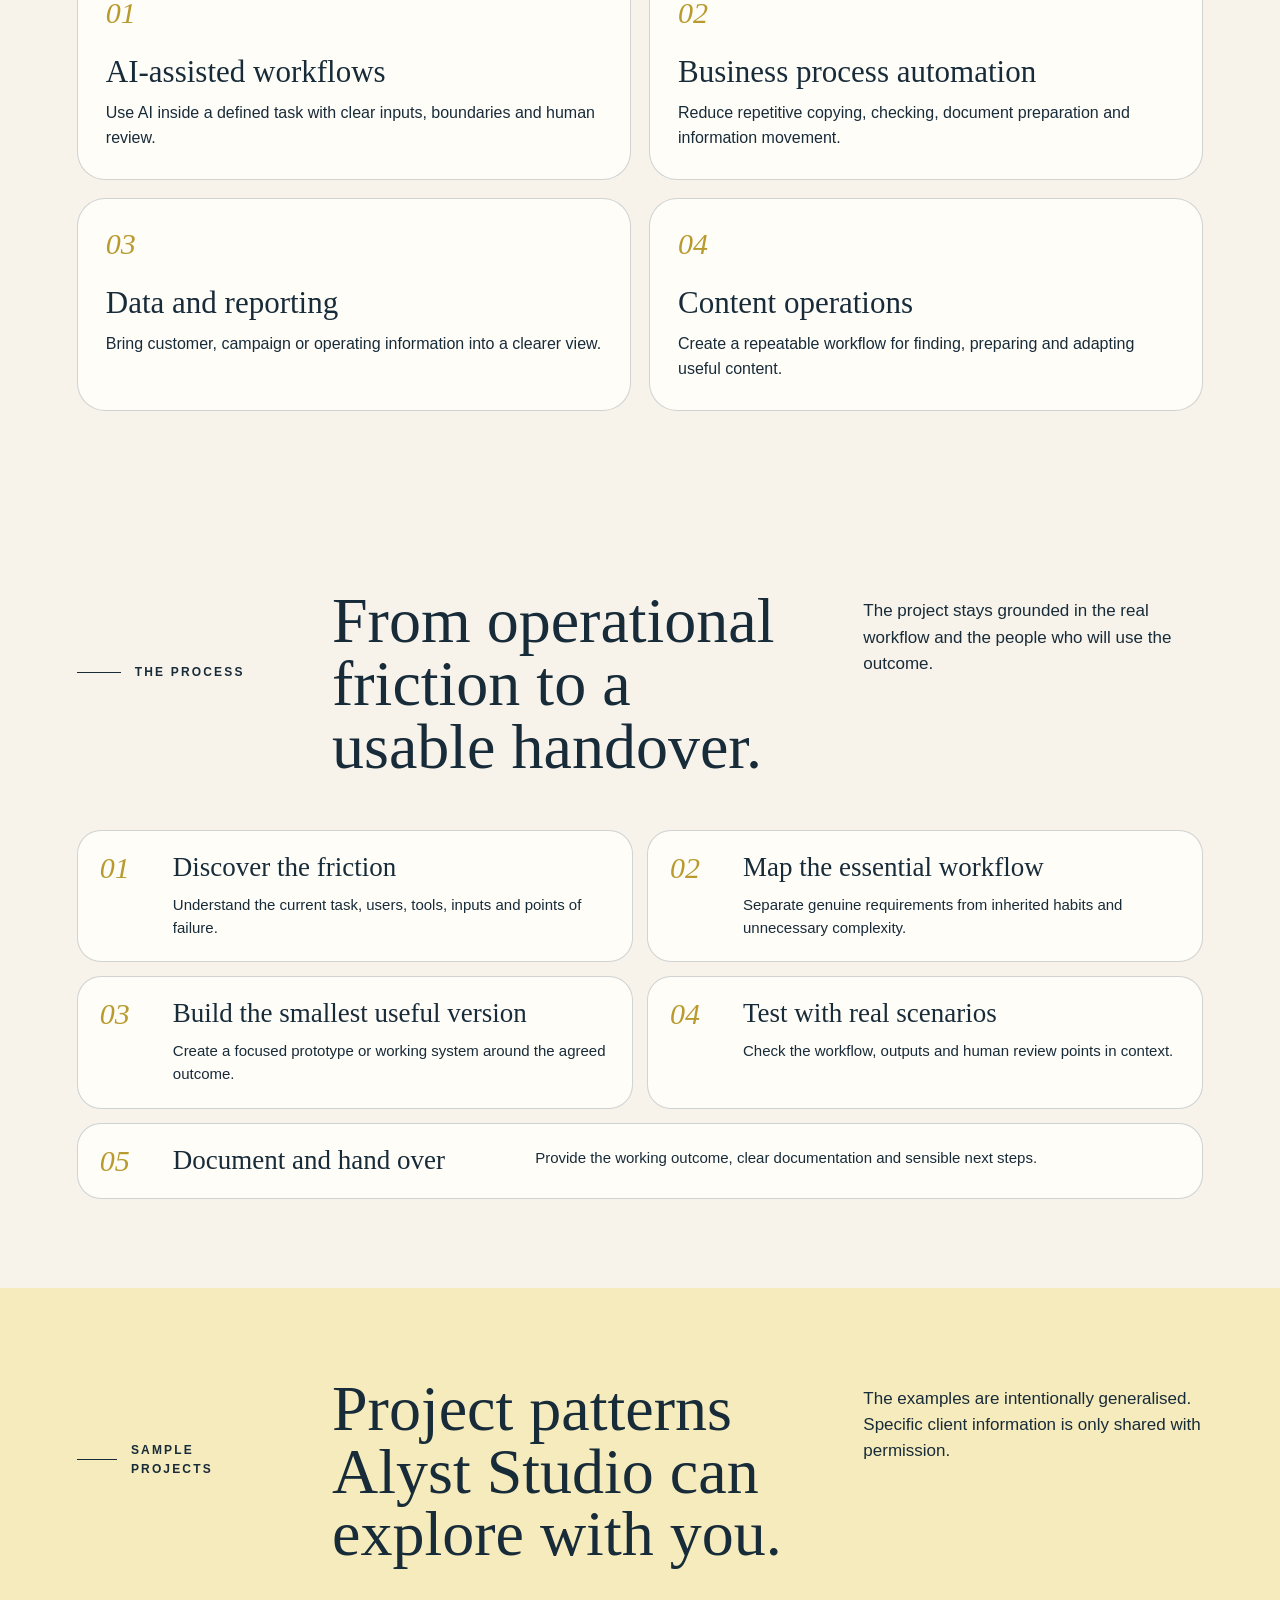
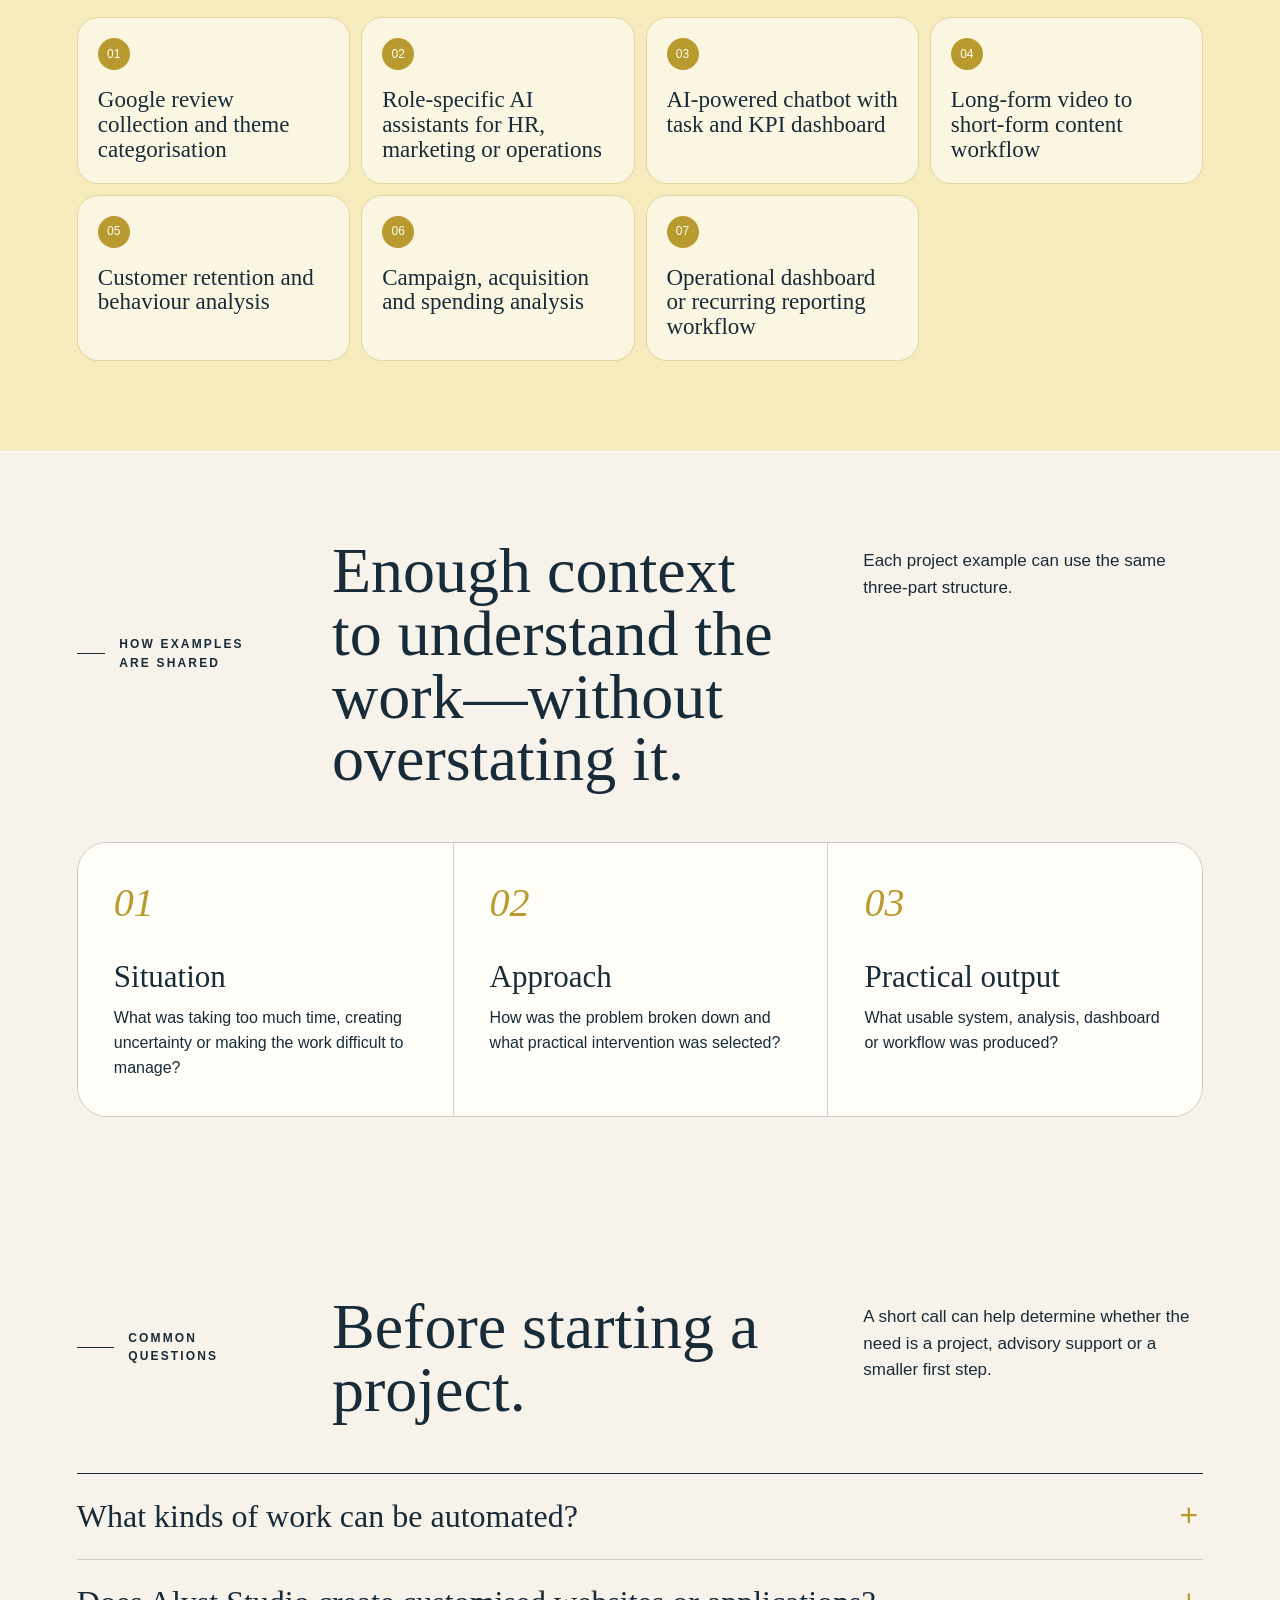
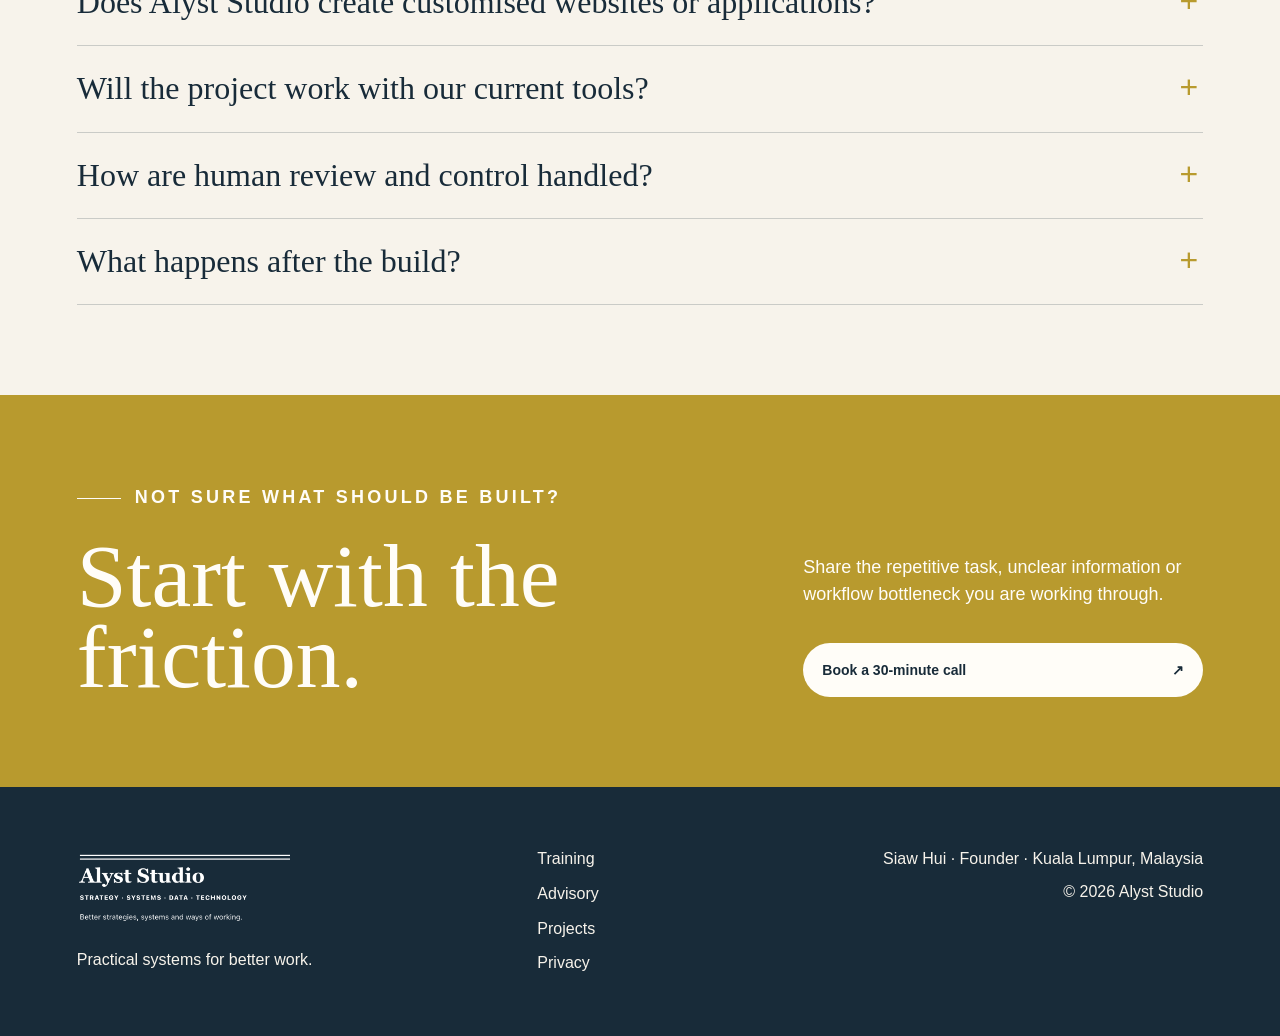
<file: site/projects.html>
<!doctype html>
<html lang="en">
<head>
  <meta charset="utf-8">
  <meta name="viewport" content="width=device-width, initial-scale=1">
  <meta name="description" content="Focused AI automation, chatbot, dashboard and data projects for small teams—designed around the existing workflow and a practical handover.">
  <meta name="robots" content="index,follow">
  <meta name="theme-color" content="#f7f3eb">
  <link rel="canonical" href="https://siawhui-code.github.io/Alyst-Website-Pages/projects.html">
  <meta property="og:title" content="AI Automation and Data Projects | Alyst Studio">
  <meta property="og:description" content="Focused systems that reduce repetitive work, organise information and make important decisions easier.">
  <meta property="og:type" content="website">
  <meta property="og:url" content="https://siawhui-code.github.io/Alyst-Website-Pages/projects.html">
  <title>AI Automation and Data Projects | Alyst Studio</title>
  <link rel="icon" href="assets/alyst-studio-logo.png" type="image/png">
  <link rel="stylesheet" href="styles.css">
  <script type="application/ld+json">
  { "@context": "https://schema.org", "@graph": [
    { "@type": "Organization", "@id": "https://siawhui-code.github.io/Alyst-Website-Pages/#organization", "name": "Alyst Studio", "url": "https://siawhui-code.github.io/Alyst-Website-Pages/", "founder": { "@id": "https://siawhui-code.github.io/Alyst-Website-Pages/#siaw-hui" } },
    { "@type": "Person", "@id": "https://siawhui-code.github.io/Alyst-Website-Pages/#siaw-hui", "name": "Siaw Hui", "jobTitle": "Founder", "worksFor": { "@id": "https://siawhui-code.github.io/Alyst-Website-Pages/#organization" } },
    { "@type": "Service", "@id": "https://siawhui-code.github.io/Alyst-Website-Pages/projects.html#service", "name": "AI automation and data projects", "serviceType": "AI automation and data analytics", "provider": { "@id": "https://siawhui-code.github.io/Alyst-Website-Pages/#organization" }, "areaServed": { "@type": "Country", "name": "Malaysia" }, "url": "https://siawhui-code.github.io/Alyst-Website-Pages/projects.html" },
    { "@type": "BreadcrumbList", "itemListElement": [ { "@type": "ListItem", "position": 1, "name": "Home", "item": "https://siawhui-code.github.io/Alyst-Website-Pages/" }, { "@type": "ListItem", "position": 2, "name": "Projects", "item": "https://siawhui-code.github.io/Alyst-Website-Pages/projects.html" } ] }
  ] }
  </script>
  <script defer src="script.js"></script>
</head>
<body class="service-page page-projects">
  <a class="skip-link" href="#main">Skip to content</a>
  <header class="site-header" data-header>
    <a class="brand brand-text" href="index.html" aria-label="Alyst Studio home"><strong>Alyst</strong> <span>Studio</span></a>
    <button class="menu-button" type="button" aria-expanded="false" aria-controls="site-nav" data-menu-button><span>Menu</span><i aria-hidden="true"></i></button>
    <nav class="site-nav" id="site-nav" aria-label="Primary navigation" data-nav><a href="training.html">Training</a><a href="advisory.html">Advisory</a><a aria-current="page" href="projects.html">Projects</a><a class="nav-cta" href="https://calendly.com/siawhui-alyststudio/30min" target="_blank" rel="noopener noreferrer">Book a Call</a></nav>
  </header>
  <main id="main">
    <section class="page-hero">
      <div class="page-hero-copy reveal">
        <p class="breadcrumb"><a href="index.html">Home</a> / Projects</p>
        <p class="eyebrow line-label">AI · automation · data</p>
        <h1>Build the smallest useful system for <em>better work.</em></h1>
        <p class="answer-first">Alyst Studio designs focused systems that reduce repetitive work, organise information and make important decisions easier. Projects are shaped around the existing workflow, the people using it and the smallest useful outcome.</p>
        <div class="page-hero-actions"><a class="button button-primary" href="#engagements">Explore project examples <span>↓</span></a><a class="text-link" href="https://calendly.com/siawhui-alyststudio/30min" target="_blank" rel="noopener noreferrer">Discuss a project ↗</a></div>
      </div>
      <div class="purpose-visual service-method-visual project-method-visual reveal" id="project-method" data-auto-method aria-label="Interactive project pathway from discovery to handover">
        <div class="training-visual-head"><div><i></i><i></i><i></i></div><span>Project pathway</span></div>
        <div class="project-stage-list" role="group" aria-label="Project stages">
          <button class="project-stage is-active" type="button" data-method-control aria-pressed="true"><small>01</small><strong>Discover</strong></button>
          <button class="project-stage" type="button" data-method-control aria-pressed="false"><small>02</small><strong>Build</strong></button>
          <button class="project-stage" type="button" data-method-control aria-pressed="false"><small>03</small><strong>Test</strong></button>
          <button class="project-stage" type="button" data-method-control aria-pressed="false"><small>04</small><strong>Handover</strong></button>
        </div>
        <div class="project-output"><span>Friction</span><b>→</b><strong>Smallest useful system</strong><b>→</b><span>Clear ownership</span></div>
      </div>
    </section>

    <section class="page-intro-band"><div class="section"><h2>Problem first. Technology second.</h2><div><p>The goal is not to add software for its own sake. It is to understand the friction, choose a right-sized intervention and leave the team with something useful and understandable.</p></div></div></section>

    <section class="section">
      <div class="page-section-heading reveal"><p class="eyebrow line-label">Suitable project areas</p><h2>Focused systems across workflows and information.</h2><p>Projects may involve a single workflow, a connected system, a focused analysis or a practical dashboard.</p></div>
      <div class="fit-grid">
        <article class="fit-card reveal"><span>01</span><h3>AI-assisted workflows</h3><p>Use AI inside a defined task with clear inputs, boundaries and human review.</p></article>
        <article class="fit-card reveal"><span>02</span><h3>Business process automation</h3><p>Reduce repetitive copying, checking, document preparation and information movement.</p></article>
        <article class="fit-card reveal"><span>03</span><h3>Data and reporting</h3><p>Bring customer, campaign or operating information into a clearer view.</p></article>
        <article class="fit-card reveal"><span>04</span><h3>Content operations</h3><p>Create a repeatable workflow for finding, preparing and adapting useful content.</p></article>
      </div>
    </section>

    <section class="section" id="process">
      <div class="page-section-heading reveal"><p class="eyebrow line-label">The process</p><h2>From operational friction to a usable handover.</h2><p>The project stays grounded in the real workflow and the people who will use the outcome.</p></div>
      <ol class="process-list compact-process five-step-process">
        <li class="reveal"><span>01</span><h3>Discover the friction</h3><p>Understand the current task, users, tools, inputs and points of failure.</p></li>
        <li class="reveal"><span>02</span><h3>Map the essential workflow</h3><p>Separate genuine requirements from inherited habits and unnecessary complexity.</p></li>
        <li class="reveal"><span>03</span><h3>Build the smallest useful version</h3><p>Create a focused prototype or working system around the agreed outcome.</p></li>
        <li class="reveal"><span>04</span><h3>Test with real scenarios</h3><p>Check the workflow, outputs and human review points in context.</p></li>
        <li class="reveal"><span>05</span><h3>Document and hand over</h3><p>Provide the working outcome, clear documentation and sensible next steps.</p></li>
      </ol>
    </section>

    <section class="engagements compact-engagements seven-item-engagements" id="engagements"><div class="section">
      <div class="page-section-heading reveal"><p class="eyebrow line-label">Sample projects</p><h2>Project patterns Alyst Studio can explore with you.</h2><p>The examples are intentionally generalised. Specific client information is only shared with permission.</p></div>
      <div class="engagement-grid">
        <article class="engagement-card reveal"><span>01</span><h3>Google review collection and theme categorisation</h3></article>
        <article class="engagement-card reveal"><span>02</span><h3>Role-specific AI assistants for HR, marketing or operations</h3></article>
        <article class="engagement-card reveal"><span>03</span><h3>AI-powered chatbot with task and KPI dashboard</h3></article>
        <article class="engagement-card reveal"><span>04</span><h3>Long-form video to short-form content workflow</h3></article>
        <article class="engagement-card reveal"><span>05</span><h3>Customer retention and behaviour analysis</h3></article>
        <article class="engagement-card reveal"><span>06</span><h3>Campaign, acquisition and spending analysis</h3></article>
        <article class="engagement-card reveal"><span>07</span><h3>Operational dashboard or recurring reporting workflow</h3></article>
      </div>
    </div></section>

    <section class="section">
      <div class="page-section-heading reveal"><p class="eyebrow line-label">How examples are shared</p><h2>Enough context to understand the work—without overstating it.</h2><p>Each project example can use the same three-part structure.</p></div>
      <div class="case-format">
        <article class="reveal"><span>01</span><h3>Situation</h3><p>What was taking too much time, creating uncertainty or making the work difficult to manage?</p></article>
        <article class="reveal"><span>02</span><h3>Approach</h3><p>How was the problem broken down and what practical intervention was selected?</p></article>
        <article class="reveal"><span>03</span><h3>Practical output</h3><p>What usable system, analysis, dashboard or workflow was produced?</p></article>
      </div>
    </section>

    <section class="section">
      <div class="page-section-heading reveal"><p class="eyebrow line-label">Common questions</p><h2>Before starting a project.</h2><p>A short call can help determine whether the need is a project, advisory support or a smaller first step.</p></div>
      <div class="faq-list">
        <details><summary>What kinds of work can be automated?</summary><p>Tasks involving repeated information movement, checking, document preparation or defined handoffs may be suitable. The workflow is examined before recommending automation.</p></details>
        <details><summary>Does Alyst Studio create customised websites or applications?</summary><p>Yes. Alyst Studio works with trusted full-stack developer partners. Together, we form the project team for website or application work that requires specific functionality and a customised build. The team and scope are confirmed after discovery.</p></details>
        <details><summary>Will the project work with our current tools?</summary><p>Where practical, the solution is shaped around familiar tools and ways of working. Tool choices are made after understanding the requirements.</p></details>
        <details><summary>How are human review and control handled?</summary><p>Review points, responsibilities and boundaries are defined as part of the workflow rather than added as an afterthought.</p></details>
        <details><summary>What happens after the build?</summary><p>The engagement includes a practical handover and documentation appropriate to the agreed scope.</p></details>
      </div>
    </section>

    <section class="page-cta"><div class="section"><div><p class="eyebrow line-label">Not sure what should be built?</p><h2>Start with the friction.</h2></div><div class="page-cta-actions"><p>Share the repetitive task, unclear information or workflow bottleneck you are working through.</p><a class="button button-light" href="https://calendly.com/siawhui-alyststudio/30min" target="_blank" rel="noopener noreferrer">Book a 30-minute call <span>↗</span></a></div></div></section>
  </main>
  <footer class="site-footer"><div class="footer-brand"><img src="assets/alyst-studio-logo.png" alt="Alyst Studio"><p>Practical systems for better work.</p></div><nav aria-label="Footer navigation"><a href="training.html">Training</a><a href="advisory.html">Advisory</a><a href="projects.html">Projects</a><a href="privacy.html">Privacy</a></nav><div class="footer-meta"><p>Siaw Hui · Founder · Kuala Lumpur, Malaysia</p><p>© <span data-year>2026</span> Alyst Studio</p></div></footer>
</body>
</html>
</file>
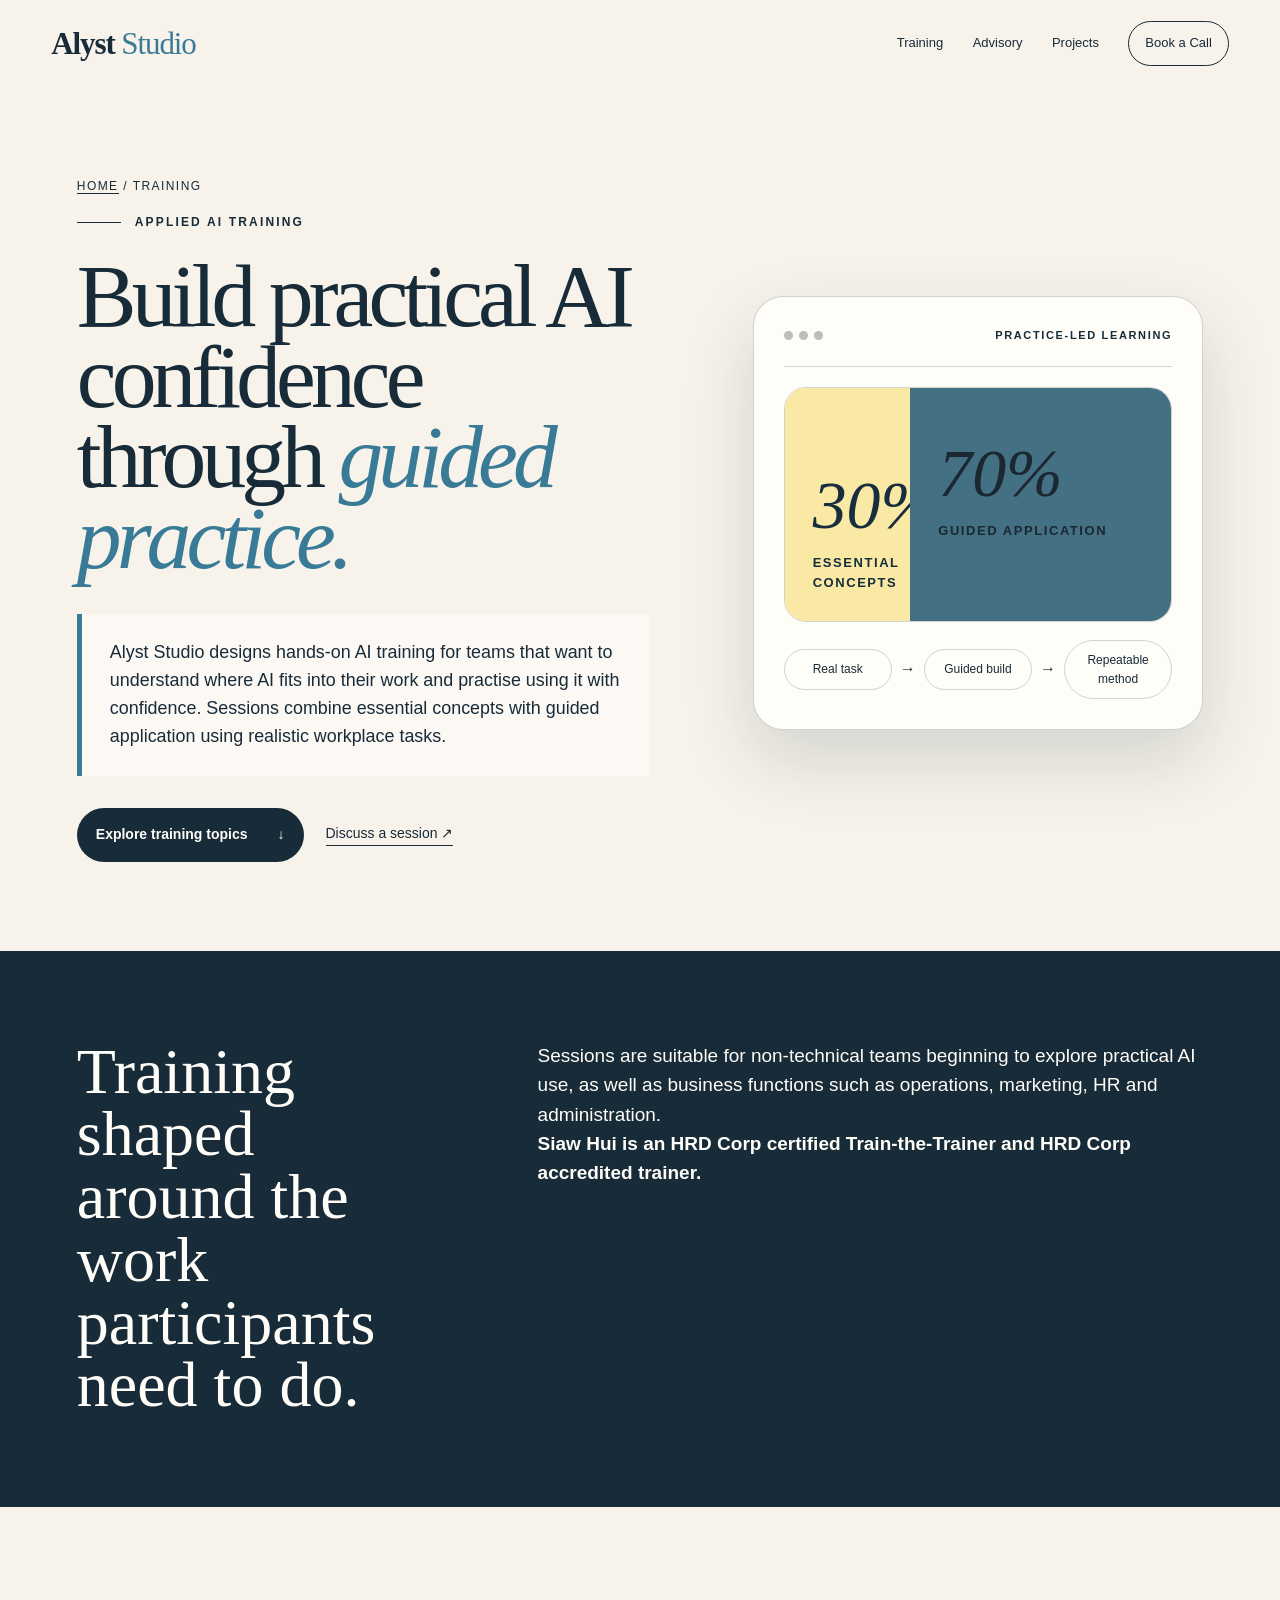
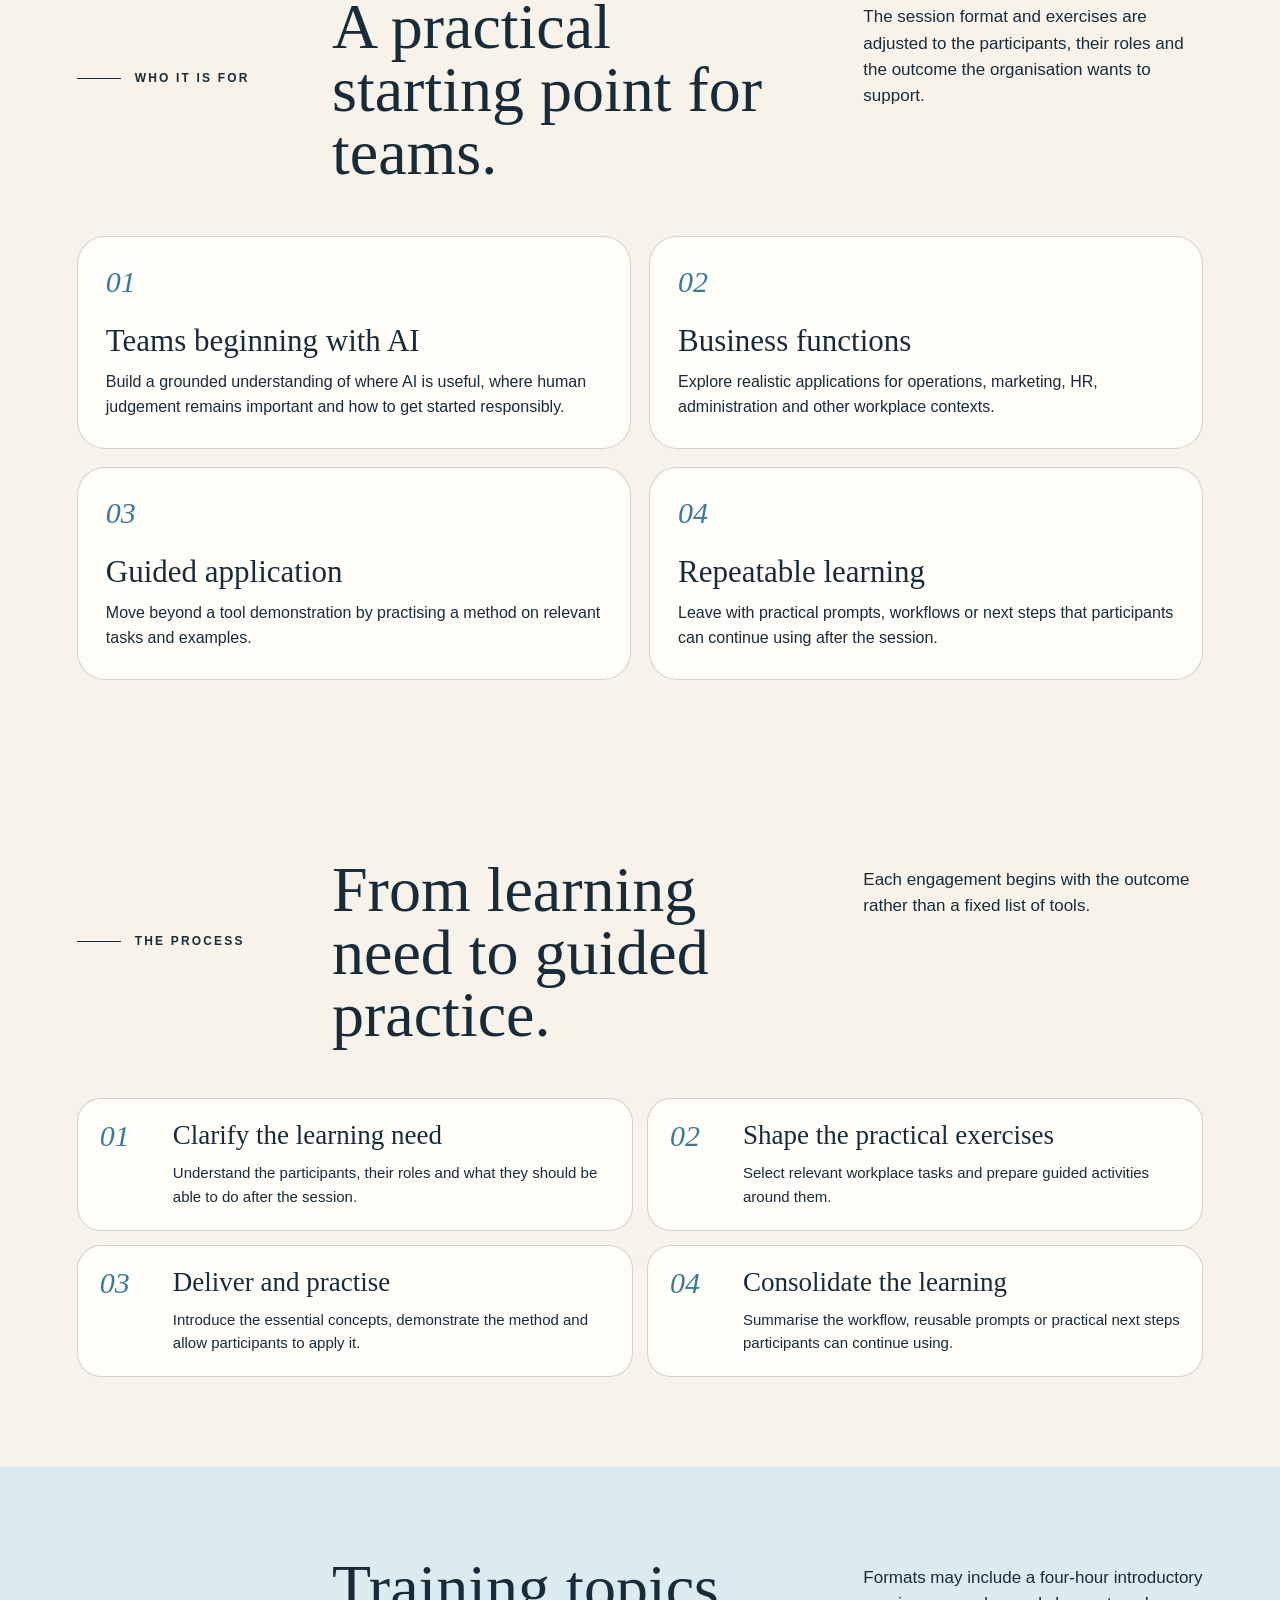
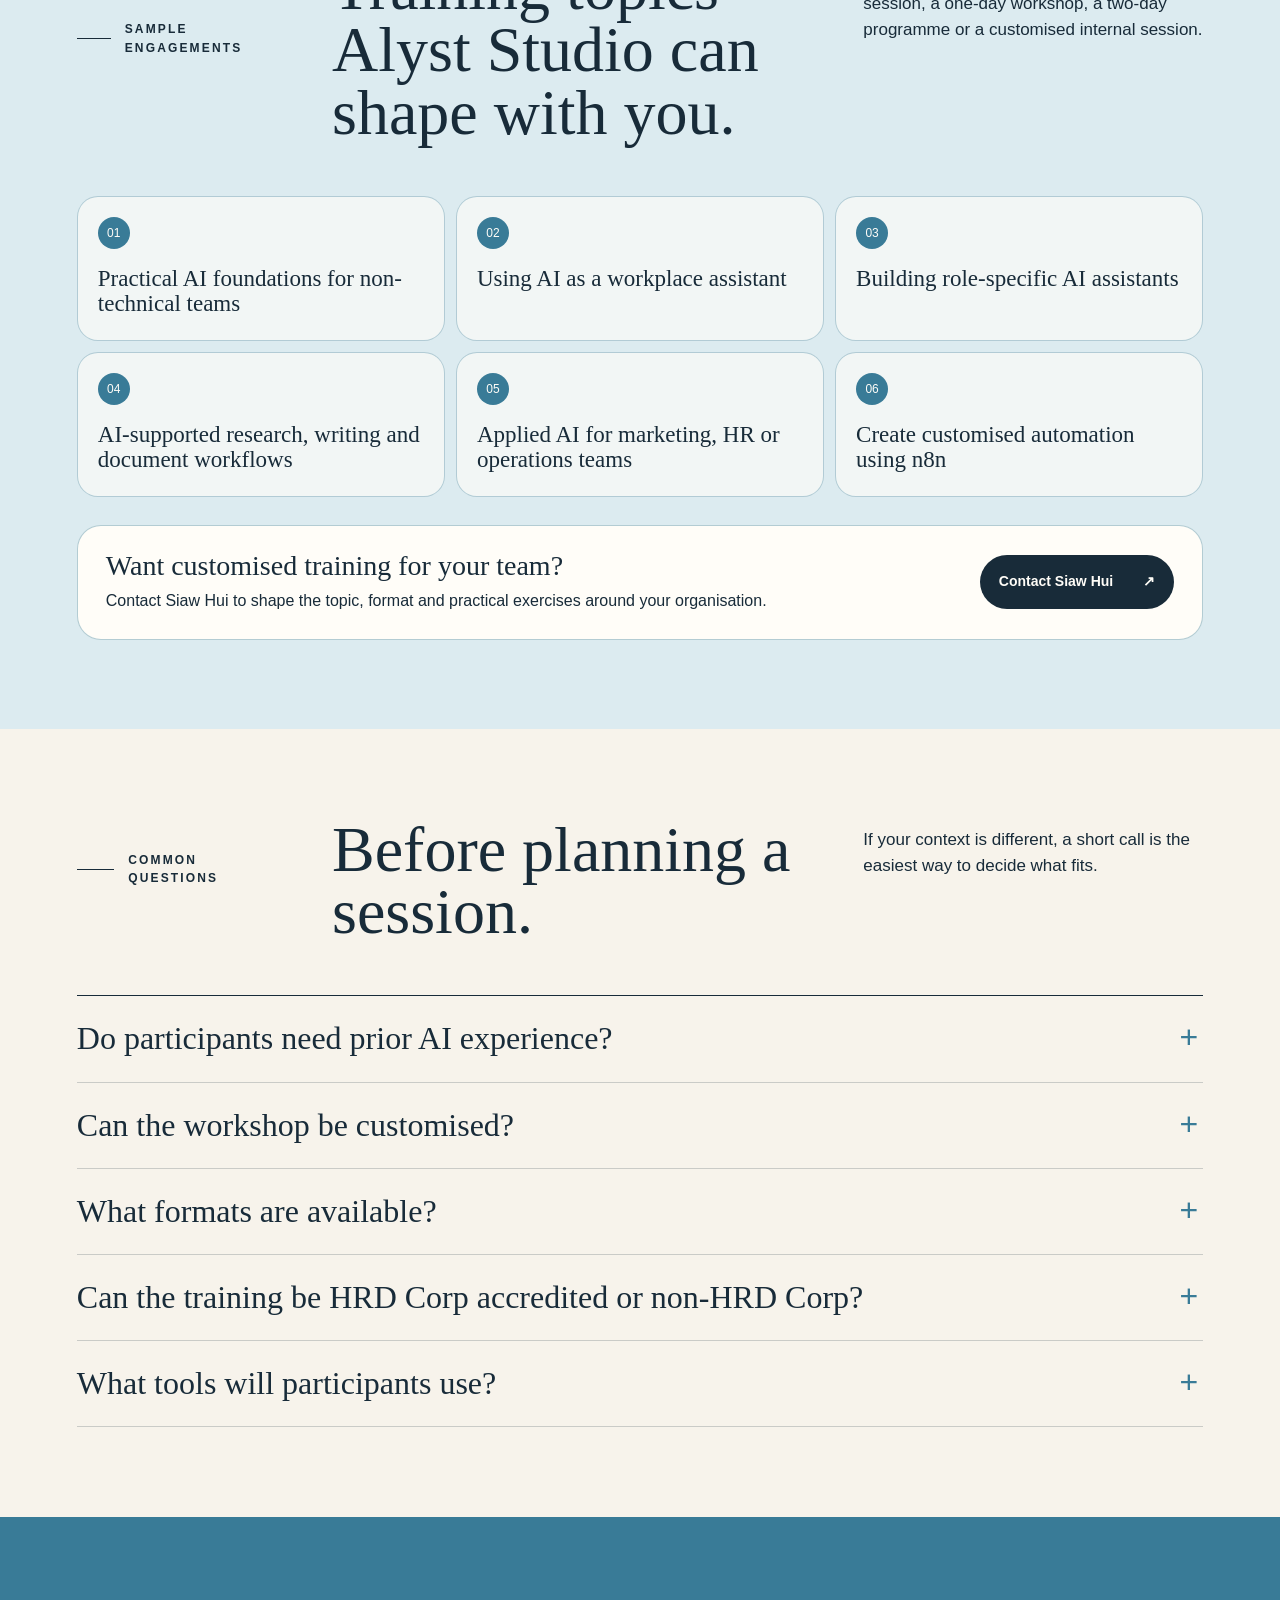
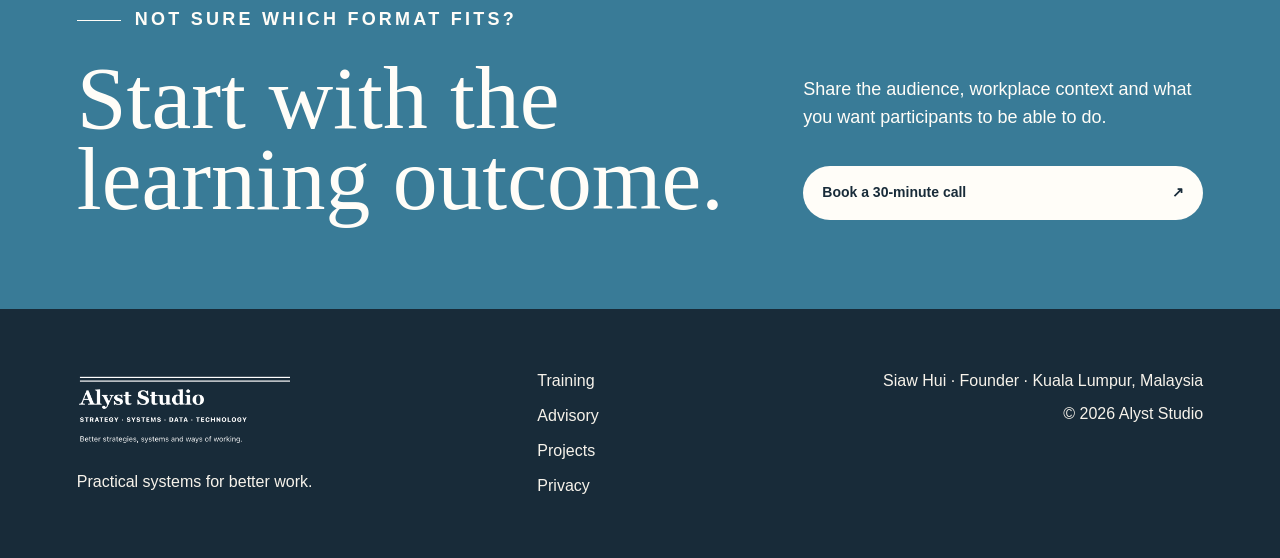
<file: site/training.html>
<!doctype html>
<html lang="en">
<head>
  <meta charset="utf-8">
  <meta name="viewport" content="width=device-width, initial-scale=1">
  <meta name="description" content="Hands-on applied AI training for teams in Malaysia, with practical workplace exercises led by HRD Corp accredited trainer Siaw Hui.">
  <meta name="robots" content="index,follow">
  <meta name="theme-color" content="#f7f3eb">
  <link rel="canonical" href="https://siawhui-code.github.io/Alyst-Website-Pages/training.html">
  <meta property="og:title" content="Applied AI Training for Teams | Alyst Studio">
  <meta property="og:description" content="Practical AI workshops that help teams understand where AI fits into their work and practise using it with confidence.">
  <meta property="og:type" content="website">
  <meta property="og:url" content="https://siawhui-code.github.io/Alyst-Website-Pages/training.html">
  <title>Applied AI Training for Teams | Alyst Studio</title>
  <link rel="icon" href="assets/alyst-studio-logo.png" type="image/png">
  <link rel="stylesheet" href="styles.css">
  <script type="application/ld+json">
  {
    "@context": "https://schema.org",
    "@graph": [
      { "@type": "Organization", "@id": "https://siawhui-code.github.io/Alyst-Website-Pages/#organization", "name": "Alyst Studio", "url": "https://siawhui-code.github.io/Alyst-Website-Pages/", "founder": { "@id": "https://siawhui-code.github.io/Alyst-Website-Pages/#siaw-hui" } },
      { "@type": "Person", "@id": "https://siawhui-code.github.io/Alyst-Website-Pages/#siaw-hui", "name": "Siaw Hui", "jobTitle": "Founder and trainer", "worksFor": { "@id": "https://siawhui-code.github.io/Alyst-Website-Pages/#organization" }, "hasCredential": { "@type": "EducationalOccupationalCredential", "name": "HRD Corp certified Train-the-Trainer and HRD Corp accredited trainer" } },
      { "@type": "Service", "@id": "https://siawhui-code.github.io/Alyst-Website-Pages/training.html#service", "name": "Applied AI training for teams", "serviceType": "Applied AI training", "provider": { "@id": "https://siawhui-code.github.io/Alyst-Website-Pages/#organization" }, "areaServed": { "@type": "Country", "name": "Malaysia" }, "url": "https://siawhui-code.github.io/Alyst-Website-Pages/training.html" },
      { "@type": "BreadcrumbList", "itemListElement": [ { "@type": "ListItem", "position": 1, "name": "Home", "item": "https://siawhui-code.github.io/Alyst-Website-Pages/" }, { "@type": "ListItem", "position": 2, "name": "Training", "item": "https://siawhui-code.github.io/Alyst-Website-Pages/training.html" } ] }
    ]
  }
  </script>
  <script defer src="script.js"></script>
</head>
<body class="service-page page-training">
  <a class="skip-link" href="#main">Skip to content</a>
  <header class="site-header" data-header>
    <a class="brand brand-text" href="index.html" aria-label="Alyst Studio home"><strong>Alyst</strong> <span>Studio</span></a>
    <button class="menu-button" type="button" aria-expanded="false" aria-controls="site-nav" data-menu-button><span>Menu</span><i aria-hidden="true"></i></button>
    <nav class="site-nav" id="site-nav" aria-label="Primary navigation" data-nav><a aria-current="page" href="training.html">Training</a><a href="advisory.html">Advisory</a><a href="projects.html">Projects</a><a class="nav-cta" href="https://calendly.com/siawhui-alyststudio/30min" target="_blank" rel="noopener noreferrer">Book a Call</a></nav>
  </header>
  <main id="main">
    <section class="page-hero">
      <div class="page-hero-copy reveal">
        <p class="breadcrumb"><a href="index.html">Home</a> / Training</p>
        <p class="eyebrow line-label">Applied AI training</p>
        <h1>Build practical AI confidence through <em>guided practice.</em></h1>
        <p class="answer-first">Alyst Studio designs hands-on AI training for teams that want to understand where AI fits into their work and practise using it with confidence. Sessions combine essential concepts with guided application using realistic workplace tasks.</p>
        <div class="page-hero-actions"><a class="button button-primary" href="#engagements">Explore training topics <span>↓</span></a><a class="text-link" href="https://calendly.com/siawhui-alyststudio/30min" target="_blank" rel="noopener noreferrer">Discuss a session ↗</a></div>
      </div>
      <div class="training-method-visual purpose-visual reveal" id="training-method" data-auto-method aria-label="Interactive practice-led training method: 30 percent concepts and 70 percent guided application">
        <div class="training-visual-head"><div><i></i><i></i><i></i></div><span>Practice-led learning</span></div>
        <div class="training-balance">
          <button class="training-concepts method-control is-active" type="button" data-method-control aria-pressed="true"><strong>30%</strong><span>Essential concepts</span></button>
          <button class="training-practice method-control" type="button" data-method-control aria-pressed="false"><strong>70%</strong><span>Guided application</span><span class="practice-lines" aria-hidden="true"><i></i><i></i><i></i></span></button>
        </div>
        <div class="training-flow method-path" aria-label="Real task to guided build to repeatable method"><span>Real task</span><b>→</b><span>Guided build</span><b>→</b><span>Repeatable method</span></div>
      </div>
    </section>

    <section class="page-intro-band"><div class="section"><h2>Training shaped around the work participants need to do.</h2><div><p>Sessions are suitable for non-technical teams beginning to explore practical AI use, as well as business functions such as operations, marketing, HR and administration.</p><p class="credential-line"><strong>Siaw Hui is an HRD Corp certified Train-the-Trainer and HRD Corp accredited trainer.</strong></p></div></div></section>

    <section class="section">
      <div class="page-section-heading reveal"><p class="eyebrow line-label">Who it is for</p><h2>A practical starting point for teams.</h2><p>The session format and exercises are adjusted to the participants, their roles and the outcome the organisation wants to support.</p></div>
      <div class="fit-grid">
        <article class="fit-card reveal"><span>01</span><h3>Teams beginning with AI</h3><p>Build a grounded understanding of where AI is useful, where human judgement remains important and how to get started responsibly.</p></article>
        <article class="fit-card reveal"><span>02</span><h3>Business functions</h3><p>Explore realistic applications for operations, marketing, HR, administration and other workplace contexts.</p></article>
        <article class="fit-card reveal"><span>03</span><h3>Guided application</h3><p>Move beyond a tool demonstration by practising a method on relevant tasks and examples.</p></article>
        <article class="fit-card reveal"><span>04</span><h3>Repeatable learning</h3><p>Leave with practical prompts, workflows or next steps that participants can continue using after the session.</p></article>
      </div>
    </section>

    <section class="section" id="process">
      <div class="page-section-heading reveal"><p class="eyebrow line-label">The process</p><h2>From learning need to guided practice.</h2><p>Each engagement begins with the outcome rather than a fixed list of tools.</p></div>
      <ol class="process-list compact-process">
        <li class="reveal"><span>01</span><h3>Clarify the learning need</h3><p>Understand the participants, their roles and what they should be able to do after the session.</p></li>
        <li class="reveal"><span>02</span><h3>Shape the practical exercises</h3><p>Select relevant workplace tasks and prepare guided activities around them.</p></li>
        <li class="reveal"><span>03</span><h3>Deliver and practise</h3><p>Introduce the essential concepts, demonstrate the method and allow participants to apply it.</p></li>
        <li class="reveal"><span>04</span><h3>Consolidate the learning</h3><p>Summarise the workflow, reusable prompts or practical next steps participants can continue using.</p></li>
      </ol>
    </section>

    <section class="engagements compact-engagements" id="engagements"><div class="section">
      <div class="page-section-heading reveal"><p class="eyebrow line-label">Sample engagements</p><h2>Training topics Alyst Studio can shape with you.</h2><p>Formats may include a four-hour introductory session, a one-day workshop, a two-day programme or a customised internal session.</p></div>
      <div class="engagement-grid">
        <article class="engagement-card reveal"><span>01</span><h3>Practical AI foundations for non-technical teams</h3></article>
        <article class="engagement-card reveal"><span>02</span><h3>Using AI as a workplace assistant</h3></article>
        <article class="engagement-card reveal"><span>03</span><h3>Building role-specific AI assistants</h3></article>
        <article class="engagement-card reveal"><span>04</span><h3>AI-supported research, writing and document workflows</h3></article>
        <article class="engagement-card reveal"><span>05</span><h3>Applied AI for marketing, HR or operations teams</h3></article>
        <article class="engagement-card reveal"><span>06</span><h3>Create customised automation using n8n</h3></article>
      </div>
      <div class="custom-training-prompt reveal"><div><strong>Want customised training for your team?</strong><p>Contact Siaw Hui to shape the topic, format and practical exercises around your organisation.</p></div><a class="button button-primary" href="https://calendly.com/siawhui-alyststudio/30min" target="_blank" rel="noopener noreferrer">Contact Siaw Hui <span>↗</span></a></div>
    </div></section>

    <section class="section">
      <div class="page-section-heading reveal"><p class="eyebrow line-label">Common questions</p><h2>Before planning a session.</h2><p>If your context is different, a short call is the easiest way to decide what fits.</p></div>
      <div class="faq-list">
        <details><summary>Do participants need prior AI experience?</summary><p>No prior technical background is required for an introductory session. The content and pace are adjusted to the participants’ existing familiarity.</p></details>
        <details><summary>Can the workshop be customised?</summary><p>Yes. The learning outcome, examples and practical exercises can be shaped around an agreed organisational context.</p></details>
        <details><summary>What formats are available?</summary><p>Alyst Studio can discuss a four-hour introductory session, a one-day workshop, a two-day programme or a customised internal format.</p></details>
        <details><summary>Can the training be HRD Corp accredited or non-HRD Corp?</summary><p>Yes. HRD Corp-accredited and non-HRD Corp training formats can be discussed, depending on the learning objectives, audience and administrative requirements.</p></details>
        <details><summary>What tools will participants use?</summary><p>The tools depend on the learning outcome and the organisation’s context. They are confirmed during planning rather than assumed in advance.</p></details>
      </div>
    </section>

    <section class="page-cta"><div class="section"><div><p class="eyebrow line-label">Not sure which format fits?</p><h2>Start with the learning outcome.</h2></div><div class="page-cta-actions"><p>Share the audience, workplace context and what you want participants to be able to do.</p><a class="button button-light" href="https://calendly.com/siawhui-alyststudio/30min" target="_blank" rel="noopener noreferrer">Book a 30-minute call <span>↗</span></a></div></div></section>
  </main>
  <footer class="site-footer"><div class="footer-brand"><img src="assets/alyst-studio-logo.png" alt="Alyst Studio"><p>Practical systems for better work.</p></div><nav aria-label="Footer navigation"><a href="training.html">Training</a><a href="advisory.html">Advisory</a><a href="projects.html">Projects</a><a href="privacy.html">Privacy</a></nav><div class="footer-meta"><p>Siaw Hui · Founder · Kuala Lumpur, Malaysia</p><p>© <span data-year>2026</span> Alyst Studio</p></div></footer>
</body>
</html>
</file>
<file: site/styles.css>
:root {
  --ink: #182b39;
  --ink-2: #28475a;
  --blue: #4d91ad;
  --blue-deep: #397b97;
  --blue-pale: #dcebf0;
  --cream: #f7f3eb;
  --paper: #fffdf8;
  --peach: #ead2c5;
  --peach-pale: #f2e3da;
  --yellow: #efe0a3;
  --rule: rgba(24, 43, 57, .2);
  --shadow: 0 30px 70px rgba(24, 43, 57, .16);
  --sans: Inter, ui-sans-serif, -apple-system, BlinkMacSystemFont, "Segoe UI", sans-serif;
  --serif: Georgia, "Times New Roman", serif;
}

* { box-sizing: border-box; }
html { scroll-behavior: smooth; }
body {
  margin: 0;
  color: var(--ink);
  background: var(--cream);
  font-family: var(--sans);
  font-size: 16px;
  line-height: 1.55;
  -webkit-font-smoothing: antialiased;
}
body.menu-open { overflow: hidden; }
a { color: inherit; text-decoration: none; }
button, input, textarea { font: inherit; }
img { display: block; max-width: 100%; }

.skip-link {
  position: fixed;
  top: 10px;
  left: 10px;
  z-index: 1000;
  padding: 10px 14px;
  background: var(--paper);
  transform: translateY(-180%);
}
.skip-link:focus { transform: none; }

.site-header {
  position: sticky;
  top: 0;
  z-index: 50;
  display: flex;
  align-items: center;
  justify-content: space-between;
  min-height: 88px;
  padding: 14px clamp(22px, 4vw, 64px);
  border-bottom: 1px solid transparent;
  transition: background .25s, border-color .25s, min-height .25s;
}
.site-header.is-scrolled {
  min-height: 72px;
  background: rgba(247, 243, 235, .94);
  border-color: var(--rule);
  backdrop-filter: blur(14px);
}
.brand { width: 175px; }
.brand img { width: 100%; }
.brand-text { width: auto; font: 400 31px/1 var(--serif); letter-spacing: -.035em; white-space: nowrap; }
.brand-text strong { font-weight: 700; }
.brand-text span { color: var(--blue-deep); }
.site-nav { display: flex; align-items: center; gap: clamp(18px, 2.3vw, 38px); font-size: 13px; }
.site-nav a:not(.nav-cta) { border-bottom: 1px solid transparent; }
.site-nav a:not(.nav-cta):hover { border-color: currentColor; }
.nav-cta { padding: 11px 16px; border: 1px solid var(--ink); border-radius: 999px; }
.nav-cta:hover { color: var(--cream); background: var(--ink); }
.menu-button { display: none; color: var(--ink); background: none; border: 0; }

.hero {
  position: relative;
  display: grid;
  grid-template-columns: minmax(0, 1.08fr) minmax(380px, .92fr);
  gap: clamp(42px, 6vw, 96px);
  align-items: center;
  min-height: calc(100vh - 88px);
  padding: clamp(60px, 8vw, 120px) clamp(22px, 6vw, 92px) 48px;
  overflow: hidden;
}
.hero-field {
  position: absolute;
  inset: -28% -9% auto auto;
  width: 63vw;
  height: 79vw;
  max-height: 1000px;
  border-radius: 43% 0 0 57%;
  background: var(--peach);
  transform: rotate(8deg);
}
.hero-field span {
  position: absolute;
  right: 10%;
  bottom: 14%;
  width: 33%;
  aspect-ratio: 1;
  border: 1px solid rgba(24, 43, 57, .35);
  border-radius: 50%;
}
.hero-copy, .system-card { position: relative; z-index: 2; }
.eyebrow { margin: 0 0 24px; font-size: 12px; font-weight: 700; letter-spacing: .18em; text-transform: uppercase; }
.line-label { display: flex; align-items: center; gap: 14px; }
.line-label::before { content: ""; width: 44px; height: 1px; background: currentColor; }
.hero h1 {
  max-width: 780px;
  margin: 0;
  font: 400 clamp(58px, 7.2vw, 116px)/.9 var(--serif);
  letter-spacing: -.055em;
}
.hero h1 em { display: block; color: var(--blue-deep); font-weight: 400; }
.hero-lede { max-width: 670px; margin: 36px 0 0; font-size: clamp(17px, 1.35vw, 21px); }
.hero-actions { display: flex; align-items: center; gap: 24px; margin-top: 34px; }
.button {
  display: inline-flex;
  align-items: center;
  justify-content: space-between;
  gap: 30px;
  min-height: 54px;
  padding: 14px 19px;
  border-radius: 999px;
  font-size: 14px;
  font-weight: 700;
  transition: transform .2s, background .2s, color .2s;
}
.button:hover { transform: translateY(-2px); }
.button-primary { color: var(--paper); background: var(--ink); }
.button-primary:hover { background: var(--blue-deep); }
.text-link { font-size: 14px; border-bottom: 1px solid currentColor; }

.system-card {
  margin-top: 48px;
  padding: clamp(22px, 2.5vw, 36px);
  border: 1px solid rgba(24, 43, 57, .14);
  border-radius: 34px;
  background: rgba(255, 253, 248, .92);
  box-shadow: var(--shadow);
  backdrop-filter: blur(10px);
}
.system-card-head { display: flex; justify-content: space-between; gap: 20px; padding-bottom: 20px; border-bottom: 1px solid var(--rule); }
.system-card-head p { margin: 0; font: italic 18px var(--serif); }
.system-card-head > span { display: flex; gap: 6px; }
.system-card-head i { width: 8px; height: 8px; border-radius: 50%; background: var(--ink); opacity: .4; }
.signal-tabs { display: flex; flex-wrap: wrap; gap: 8px; margin: 22px 0 28px; }
.signal-tab {
  padding: 9px 13px;
  color: var(--ink);
  border: 1px solid transparent;
  border-radius: 999px;
  background: var(--blue-pale);
  cursor: pointer;
}
.signal-tab:nth-child(2) { background: var(--yellow); }
.signal-tab:nth-child(3) { background: var(--peach-pale); }
.signal-tab.is-active { border-color: var(--ink); box-shadow: inset 0 0 0 1px var(--ink); }
.signal-result { min-height: 270px; padding: clamp(24px, 3vw, 42px); border-radius: 24px; background: var(--blue-pale); transition: background-color .45s ease; }
.signal-result[data-active-signal="repetition"] { background: var(--blue-pale); }
.signal-result[data-active-signal="decisions"] { background: var(--yellow); }
.signal-result[data-active-signal="confidence"] { background: var(--peach-pale); }
.signal-result.is-changing > * { animation: signal-in .4s ease both; }
@keyframes signal-in { from { opacity: 0; transform: translateY(8px); } to { opacity: 1; transform: none; } }
.signal-kicker, .project-kicker { margin: 0 0 13px; font-size: 11px; font-weight: 800; letter-spacing: .16em; }
.signal-result h2 { max-width: 470px; margin: 0 0 16px; font: 400 clamp(30px, 3vw, 47px)/1.03 var(--serif); }
.signal-result > p:not(.signal-kicker) { max-width: 490px; margin: 0; }
.signal-flow { display: flex; align-items: center; gap: 10px; margin-top: 28px; font-size: 12px; }
.signal-flow span { padding: 7px 10px; border: 1px solid rgba(24, 43, 57, .25); border-radius: 999px; }
.signal-flow b { font-weight: 400; }
.hero-principles {
  position: relative;
  z-index: 2;
  grid-column: 1 / -1;
  display: grid;
  grid-template-columns: repeat(3, 1fr);
  margin-top: 40px;
  border-top: 1px solid var(--rule);
  border-bottom: 1px solid var(--rule);
}
.hero-principles p { margin: 0; padding: 22px clamp(0px, 2vw, 32px); font-size: 13px; }
.hero-principles p + p { border-left: 1px solid var(--rule); }

.section { width: min(100%, 1480px); margin: 0 auto; padding: clamp(90px, 10vw, 160px) clamp(22px, 6vw, 92px); }
.section-heading { display: grid; grid-template-columns: .65fr 1.25fr .9fr; gap: clamp(30px, 5vw, 80px); align-items: start; margin-bottom: clamp(64px, 8vw, 120px); }
.section-heading .eyebrow { margin-top: 12px; }
.section-heading h2 { margin: 0; font: 400 clamp(43px, 5vw, 76px)/.98 var(--serif); letter-spacing: -.035em; }
.section-heading > p:last-child { margin: 10px 0 0; font-size: 17px; }

.friction-list { border-top: 1px solid var(--ink); }
.friction-row {
  display: grid;
  grid-template-columns: 48px 120px minmax(300px, 1.1fr) minmax(260px, .9fr) 38px;
  gap: clamp(18px, 3vw, 52px);
  align-items: start;
  padding: 32px 0;
  border-bottom: 1px solid var(--rule);
  transition: padding .25s, background .25s;
}
.friction-row:hover { padding-right: 18px; padding-left: 18px; background: var(--paper); }
.friction-row > span { font: 22px var(--serif); }
.friction-row small { padding-top: 5px; text-transform: uppercase; letter-spacing: .14em; }
.friction-row h3 { margin: 0; font: 400 clamp(26px, 2.4vw, 39px)/1.05 var(--serif); }
.friction-row p { margin: 4px 0 0; }
.friction-row > b { font-size: 26px; font-weight: 400; text-align: right; }

.work { color: var(--cream); background: var(--ink); }
.section-dark { width: min(100%, 1480px); }
.work .section-heading { margin-bottom: 54px; }
.work-tabs { display: grid; grid-template-columns: repeat(4, 1fr); border-top: 1px solid rgba(255,255,255,.35); border-bottom: 1px solid rgba(255,255,255,.35); }
.work-tab { padding: 20px 14px; color: var(--cream); border: 0; border-right: 1px solid rgba(255,255,255,.25); background: none; text-align: left; cursor: pointer; }
.work-tab:last-child { border-right: 0; }
.work-tab span { display: block; margin-bottom: 10px; opacity: .55; }
.work-tab.is-active { color: var(--ink); background: var(--yellow); }
.project-panel {
  display: grid;
  grid-template-columns: 1.05fr 1.15fr .8fr;
  gap: clamp(30px, 4vw, 68px);
  margin-top: 38px;
  padding: clamp(30px, 5vw, 76px);
  color: var(--ink);
  border-radius: 38px;
  background: var(--blue-pale);
}
.project-visual {
  display: grid;
  grid-template-rows: auto 1fr auto;
  gap: 22px;
  min-height: 360px;
  padding: 24px 26px 28px;
  border-radius: 24px;
  background: var(--paper);
  box-shadow: 0 18px 35px rgba(24, 43, 57, .1);
}
.project-window-head { display: flex; align-items: center; gap: 7px; padding-bottom: 16px; border-bottom: 1px solid var(--rule); }
.project-window-head span { width: 9px; height: 9px; border-radius: 50%; background: var(--ink); opacity: .28; }
.project-window-head b { margin-left: auto; font-size: 10px; letter-spacing: .13em; text-transform: uppercase; }
.project-bars { display: flex; align-items: end; gap: 10px; min-height: 200px; padding: 20px 4px 0; border-bottom: 1px solid var(--rule); }
.project-bars span { flex: 1; min-height: 34px; border-radius: 8px 8px 0 0; background: var(--blue); transition: height .45s ease, background .35s; }
.project-bars span:nth-child(1) { height: 42%; }
.project-bars span:nth-child(2) { height: 67%; }
.project-bars span:nth-child(3) { height: 53%; }
.project-bars span:nth-child(4) { height: 82%; }
.project-bars span:nth-child(5) { height: 62%; }
.project-bars span:nth-child(6) { height: 91%; }
.project-tags { display: flex; flex-wrap: wrap; gap: 7px; }
.project-tags span { padding: 6px 9px; border-radius: 999px; background: var(--blue-pale); font-size: 11px; }
.project-visual[data-project-visual="assistants"] .project-bars span { background: var(--peach); }
.project-visual[data-project-visual="assistants"] .project-tags span { background: var(--peach-pale); }
.project-visual[data-project-visual="content"] .project-bars span { background: var(--yellow); }
.project-visual[data-project-visual="content"] .project-tags span { background: #f7edc4; }
.project-visual[data-project-visual="training"] .project-bars span { background: var(--blue-deep); }
.project-main { align-self: center; }
.project-main h3 { margin: 0 0 24px; font: 400 clamp(42px, 4.4vw, 70px)/.96 var(--serif); letter-spacing: -.04em; }
.project-main > p:last-child { margin: 0; font-size: 18px; }
.project-notes { margin: 0; border-top: 1px solid var(--rule); }
.project-notes div { padding: 22px 0; border-bottom: 1px solid var(--rule); }
.project-notes dt { margin-bottom: 7px; font-size: 11px; font-weight: 800; letter-spacing: .14em; text-transform: uppercase; }
.project-notes dd { margin: 0; }

.approach-list { margin: 0; padding: 0; list-style: none; border-top: 1px solid var(--ink); }
.approach-list li { display: grid; grid-template-columns: .28fr 1fr; padding: clamp(34px, 5vw, 68px) 0; border-bottom: 1px solid var(--rule); }
.approach-list li > span { color: var(--blue-deep); font: italic clamp(50px, 6vw, 90px)/1 var(--serif); }
.approach-list li > div { display: grid; grid-template-columns: 1.15fr 1fr .25fr .7fr; gap: clamp(20px, 4vw, 60px); align-items: start; }
.approach-list h3 { margin: 0; font: 400 clamp(32px, 3vw, 48px)/1.02 var(--serif); }
.approach-list p { margin: 6px 0 0; }
.approach-list b { padding-top: 8px; font-size: 11px; letter-spacing: .14em; text-transform: uppercase; }

.services { background: var(--peach-pale); }
.services-label {
  width: fit-content;
  margin-top: 0 !important;
  padding: 13px 17px;
  color: var(--paper);
  border-radius: 999px;
  background: var(--blue-deep);
  box-shadow: 0 10px 25px rgba(24, 43, 57, .13);
  white-space: nowrap;
}
.services-label::before { background: currentColor; }
.service-grid { display: grid; grid-template-columns: repeat(2, 1fr); gap: 20px; }
.service-card { min-height: 510px; padding: clamp(30px, 4vw, 58px); border: 1px solid var(--rule); border-radius: 34px; background: rgba(255, 253, 248, .55); }
.service-card > span { display: block; margin-bottom: 64px; font: italic 38px var(--serif); }
.service-card h3 { max-width: 540px; margin: 0 0 24px; font: 400 clamp(38px, 4vw, 62px)/.98 var(--serif); }
.service-card > p { max-width: 620px; font-size: 18px; }
.service-card ul { margin: 34px 0 0; padding: 0; list-style: none; border-top: 1px solid var(--rule); }
.service-card li { padding: 12px 0; border-bottom: 1px solid var(--rule); }
.service-card li::before { content: "↳"; margin-right: 12px; }
.credential { display: flex; align-items: center; gap: 13px; margin: 25px 0; }
.credential i { display: grid; place-items: center; width: 50px; height: 50px; border: 1px solid var(--ink); border-radius: 50%; font: 700 13px var(--sans); }
.credential strong { max-width: 240px; font-size: 13px; }

.studio { display: grid; grid-template-columns: .72fr 1.28fr; gap: clamp(50px, 9vw, 140px); align-items: center; }
.studio-mark { position: relative; display: grid; place-items: center; aspect-ratio: 1; padding: 7%; border-radius: 50% 50% 8% 50%; background: var(--blue); transform: rotate(-8deg); overflow: hidden; }
.studio-mark::after { content: ""; position: absolute; inset: 10%; border: 1px solid rgba(255,255,255,.55); border-radius: inherit; }
.studio-diagram { position: relative; z-index: 1; width: 100%; transform: rotate(8deg); }
.diagram-path, .diagram-link { fill: none; stroke: rgba(255, 253, 248, .68); stroke-width: 3; stroke-linecap: round; }
.diagram-path-secondary { stroke-dasharray: 9 12; opacity: .6; }
.diagram-halo { fill: rgba(255, 253, 248, .12); stroke: rgba(255, 253, 248, .72); stroke-width: 2; }
.diagram-core { fill: var(--ink); }
.diagram-node { stroke: rgba(255, 253, 248, .9); stroke-width: 3; }
.node-one { fill: var(--yellow); }
.node-two { fill: var(--peach); }
.node-three { fill: var(--paper); }
.node-four { fill: var(--blue-deep); }
.diagram-dot { fill: var(--paper); }
.diagram-node, .diagram-core { transform-box: fill-box; transform-origin: center; animation: diagram-float 5.5s ease-in-out infinite alternate; }
.node-two { animation-delay: -.9s; }
.node-three { animation-delay: -1.8s; }
.node-four { animation-delay: -2.7s; }
@keyframes diagram-float { to { transform: translateY(-9px) rotate(3deg); } }
.studio-copy h2 { margin: 0 0 28px; font: 400 clamp(48px, 5.4vw, 82px)/.96 var(--serif); }
.studio-copy > p:not(.eyebrow) { max-width: 750px; font-size: 20px; }
.studio-principles { display: grid; grid-template-columns: repeat(3, 1fr); gap: 18px; margin-top: 50px; }
.studio-principles p { margin: 0; padding-top: 18px; border-top: 1px solid var(--ink); font-size: 14px; }

.contact { color: var(--cream); background: var(--blue-deep); }
.contact-inner { display: grid; grid-template-columns: 1.25fr .75fr; gap: clamp(50px, 8vw, 130px); }
.contact-copy h2 { max-width: 900px; margin: 0 0 30px; font: 400 clamp(58px, 7vw, 108px)/.9 var(--serif); }
.contact-copy > p:last-child { max-width: 640px; font-size: 19px; }
.contact-actions { align-self: end; }
.button-light { width: 100%; color: var(--ink); background: var(--cream); }
.contact-actions > a:not(.button) { display: block; padding: 20px 0; border-bottom: 1px solid rgba(255,255,255,.35); }
.contact-actions > a:not(.button) span { display: block; margin-bottom: 5px; font-size: 11px; letter-spacing: .14em; text-transform: uppercase; }
.contact-actions > a:not(.button) strong { font-size: 17px; }

.site-footer { display: grid; grid-template-columns: 1.2fr .8fr 1fr; gap: 50px; padding: 60px clamp(22px, 6vw, 92px); color: var(--cream); background: var(--ink); }
.footer-brand img { width: 220px; filter: brightness(0) invert(1); }
.footer-brand p { margin: 20px 0 0; }
.site-footer nav { display: grid; align-content: start; gap: 10px; }
.site-footer nav a:hover { text-decoration: underline; }
.footer-meta { text-align: right; }
.footer-meta p { margin: 0 0 8px; }

.privacy-page { background: var(--cream); }
.privacy-main { width: min(100%, 980px); margin: 0 auto; padding: 90px 24px 140px; }
.privacy-main h1 { margin: 0 0 28px; font: 400 clamp(54px, 7vw, 94px)/.95 var(--serif); }
.privacy-main h2 { margin: 58px 0 15px; font: 400 34px/1 var(--serif); }
.privacy-main h3 { margin: 35px 0 10px; font: 400 25px/1.1 var(--serif); }
.privacy-main p, .privacy-main li { font-size: 17px; }
.privacy-main .notice { padding: 24px; border-left: 5px solid var(--blue); background: var(--paper); }
.privacy-title dl { display: flex; gap: 50px; margin: 30px 0 0; }
.privacy-title dl div { display: grid; gap: 3px; }
.privacy-title dt { font-size: 11px; font-weight: 800; letter-spacing: .14em; text-transform: uppercase; }
.privacy-title dd { margin: 0; }
.language-nav { display: flex; gap: 9px; margin: 55px 0 75px; }
.language-nav a { padding: 9px 14px; border: 1px solid var(--ink); border-radius: 999px; font-size: 13px; }
.language-nav a:hover { color: var(--cream); background: var(--ink); }
.privacy-content { padding-top: 25px; }
.privacy-content + .privacy-content { margin-top: 100px; padding-top: 80px; border-top: 1px solid var(--rule); }

/* Focused service pages */
.service-page { --page-accent: var(--blue-deep); --page-tint: var(--blue-pale); }
.service-page.page-advisory { --page-accent: #b87859; --page-tint: var(--peach-pale); }
.service-page.page-projects { --page-accent: #b89a2e; --page-tint: #f5ebbd; }
.service-page .section { padding-block: clamp(64px, 7vw, 104px); }
.page-hero {
  position: relative;
  display: grid;
  grid-template-columns: minmax(0, 1.12fr) minmax(360px, .88fr);
  gap: clamp(45px, 8vw, 130px);
  align-items: center;
  min-height: 0;
  padding: clamp(56px, 6vw, 88px) clamp(22px, 6vw, 92px) clamp(64px, 7vw, 104px);
  overflow: hidden;
}
.page-hero-copy { position: relative; z-index: 2; }
.page-hero h1 { max-width: 900px; margin: 0; font: 400 clamp(58px, 7vw, 108px)/.9 var(--serif); letter-spacing: -.055em; }
.page-hero h1 em { color: var(--page-accent); font-weight: 400; }
.answer-first { max-width: 790px; margin: 36px 0 0; padding: 25px 28px; border-left: 5px solid var(--page-accent); background: rgba(255, 253, 248, .7); font-size: clamp(17px, 1.4vw, 21px); }
.page-hero-actions { display: flex; flex-wrap: wrap; align-items: center; gap: 22px; margin-top: 32px; }
.page-hero-visual { position: relative; display: grid; place-items: center; min-height: 590px; border-radius: 44% 44% 10% 44%; background: var(--page-tint); transform: rotate(4deg); }
.page-hero-visual::before { content: ""; position: absolute; inset: 10%; border: 1px solid color-mix(in srgb, var(--page-accent) 58%, transparent); border-radius: inherit; }
.visual-orbit { position: absolute; width: 64%; aspect-ratio: 1; border: 1px solid color-mix(in srgb, var(--page-accent) 55%, transparent); border-radius: 50%; }
.visual-core { width: 116px; aspect-ratio: 1; border-radius: 30px; background: var(--ink); box-shadow: 0 22px 45px rgba(24,43,57,.16); transform: rotate(-4deg); }
.visual-node { position: absolute; width: 72px; aspect-ratio: 1; border: 3px solid var(--paper); border-radius: 50%; background: var(--page-accent); box-shadow: 0 13px 24px rgba(24,43,57,.12); }
.visual-node:nth-child(3) { top: 18%; left: 18%; background: var(--paper); }
.visual-node:nth-child(4) { right: 15%; top: 28%; border-radius: 20px; background: var(--yellow); }
.visual-node:nth-child(5) { right: 27%; bottom: 13%; background: var(--peach); }
.visual-node:nth-child(6) { left: 13%; bottom: 28%; border-radius: 20px; background: var(--blue); }
.purpose-visual { position: relative; z-index: 2; width: min(100%, 540px); justify-self: center; padding: clamp(20px, 2.4vw, 30px); border: 1px solid var(--rule); border-radius: 30px; background: var(--paper); box-shadow: var(--shadow); overflow: hidden; }
.training-method-visual { position: relative; }
.training-visual-head { display: flex; align-items: center; justify-content: space-between; gap: 20px; padding-bottom: 22px; border-bottom: 1px solid var(--rule); }
.training-visual-head > div { display: flex; gap: 6px; }
.training-visual-head i { display: block; width: 9px; height: 9px; border-radius: 50%; background: var(--ink); opacity: .3; }
.training-visual-head span { font-size: 11px; font-weight: 800; letter-spacing: .15em; text-transform: uppercase; }
.training-balance { display: grid; grid-template-columns: .65fr 1.35fr; min-height: 235px; margin-top: 20px; border: 1px solid var(--rule); border-radius: 22px; overflow: hidden; }
.training-balance > button { display: flex; flex-direction: column; justify-content: flex-end; min-width: 0; padding: clamp(18px, 2.4vw, 28px); color: inherit; border: 0; font: inherit; text-align: left; cursor: pointer; transition: filter .35s ease, transform .35s ease; }
.training-balance > button:focus-visible, .method-stage:focus-visible, .project-stage:focus-visible { outline: 3px solid var(--paper); outline-offset: -6px; }
.training-balance > button:not(.is-active) { filter: saturate(.72) brightness(.94); }
.training-balance > button.is-active { filter: saturate(1.08) brightness(1.04); }
.training-concepts { color: var(--ink); background: var(--yellow); }
.training-practice { color: var(--paper); background: var(--blue-deep); }
.training-balance strong { font: italic clamp(48px, 5.3vw, 76px)/.85 var(--serif); }
.training-balance span { margin-top: 18px; font-size: 13px; font-weight: 800; letter-spacing: .12em; text-transform: uppercase; }
.practice-lines { display: grid; gap: 8px; margin-top: 26px; }
.practice-lines i { height: 6px; border-radius: 999px; background: rgba(255,255,255,.5); }
.practice-lines i:nth-child(2) { width: 76%; }
.practice-lines i:nth-child(3) { width: 48%; }
.training-flow { display: flex; align-items: center; justify-content: space-between; gap: 8px; margin-top: 18px; }
.training-flow span { flex: 1; padding: 10px 12px; border: 1px solid var(--rule); border-radius: 999px; font-size: 12px; text-align: center; }
.training-flow b { font-weight: 400; }
.method-path span { animation: methodPulse 6s ease-in-out infinite; }
.method-path span:nth-of-type(2) { animation-delay: 2s; }
.method-path span:nth-of-type(3) { animation-delay: 4s; }
.service-method-visual { display: grid; align-self: center; gap: 20px; }
.method-stage-list { display: grid; gap: 9px; }
.method-stage { position: relative; display: grid; grid-template-columns: 42px 1fr; gap: 3px 12px; width: 100%; padding: 15px 17px; color: var(--ink); border: 1px solid var(--rule); border-radius: 18px; background: color-mix(in srgb, var(--page-tint) 38%, var(--paper)); font: inherit; text-align: left; cursor: pointer; transition: color .3s ease, background .3s ease, transform .3s ease; }
.method-stage small { grid-row: 1 / 3; align-self: center; color: var(--page-accent); font: italic 24px/1 var(--serif); }
.method-stage strong { font: 400 22px/1.05 var(--serif); }
.method-stage span { font-size: 13px; }
.method-stage.is-active { color: var(--paper); background: var(--page-accent); transform: translateX(7px); }
.method-stage.is-active small { color: var(--paper); }
.method-inputs { display: flex; gap: 7px; }
.method-inputs span { flex: 1; padding: 9px 8px; border: 1px solid var(--rule); border-radius: 999px; font-size: 11px; text-align: center; text-transform: uppercase; letter-spacing: .08em; }
.project-stage-list { position: relative; display: grid; grid-template-columns: repeat(4, 1fr); gap: 8px; }
.project-stage-list::before { content: ""; position: absolute; top: 30px; right: 9%; left: 9%; height: 1px; background: var(--rule); }
.project-stage { position: relative; display: grid; justify-items: center; gap: 10px; padding: 0 4px 14px; color: var(--ink); border: 0; background: transparent; font: inherit; cursor: pointer; }
.project-stage small { display: grid; place-items: center; width: 58px; height: 58px; color: var(--page-accent); border: 1px solid var(--page-accent); border-radius: 50%; background: var(--paper); font: italic 20px var(--serif); transition: color .3s ease, background .3s ease, transform .3s ease; }
.project-stage strong { font-size: 12px; }
.project-stage.is-active small { color: var(--paper); background: var(--page-accent); transform: scale(1.12); }
.project-output { display: flex; align-items: center; justify-content: space-between; gap: 8px; padding: 14px 16px; border-radius: 17px; background: var(--page-tint); font-size: 11px; text-align: center; }
.project-output strong { color: var(--page-accent); font-size: 12px; }
.project-output b { font-weight: 400; }
@keyframes methodPulse { 0%, 22%, 100% { color: inherit; background: transparent; transform: translateY(0); } 8%, 14% { color: var(--paper); background: var(--page-accent); transform: translateY(-3px); } }
.page-intro-band { color: var(--paper); background: var(--ink); }
.page-intro-band .section { display: grid; grid-template-columns: .7fr 1.3fr; gap: clamp(45px, 8vw, 120px); }
.page-intro-band h2 { margin: 0; font: 400 clamp(42px, 5vw, 74px)/.98 var(--serif); }
.page-intro-band p { margin: 0; font-size: 19px; }
.fit-grid { display: grid; grid-template-columns: repeat(2, 1fr); gap: 18px; }
.fit-card { min-height: 190px; padding: 28px; border: 1px solid var(--rule); border-radius: 28px; background: var(--paper); }
.fit-card span { display: block; margin-bottom: 26px; color: var(--page-accent); font: italic 30px var(--serif); }
.fit-card h3 { margin: 0 0 13px; font: 400 31px/1.05 var(--serif); }
.fit-card p { margin: 0; }
.page-section-heading { display: grid; grid-template-columns: .45fr 1.1fr .8fr; gap: clamp(28px, 5vw, 75px); margin-bottom: clamp(38px, 4vw, 56px); }
.page-section-heading h2 { margin: 0; font: 400 clamp(45px, 5vw, 76px)/.98 var(--serif); }
.page-section-heading > p:last-child { margin: 8px 0 0; font-size: 17px; }
.process-list { margin: 0; padding: 0; list-style: none; border-top: 1px solid var(--ink); }
.process-list li { display: grid; grid-template-columns: 100px .7fr 1fr; gap: clamp(25px, 5vw, 80px); padding: 38px 0; border-bottom: 1px solid var(--rule); }
.process-list li > span { color: var(--page-accent); font: italic 44px/1 var(--serif); }
.process-list h3 { margin: 0; font: 400 34px/1.05 var(--serif); }
.process-list p { margin: 5px 0 0; }
.engagements { background: var(--page-tint); }
.engagement-grid { display: grid; grid-template-columns: repeat(3, 1fr); gap: 15px; }
.engagement-card { min-height: 255px; padding: 30px; border: 1px solid color-mix(in srgb, var(--page-accent) 35%, transparent); border-radius: 28px; background: rgba(255,253,248,.62); }
.engagement-card span { display: grid; place-items: center; width: 42px; height: 42px; margin-bottom: 46px; color: var(--paper); border-radius: 50%; background: var(--page-accent); font-size: 12px; }
.engagement-card h3 { margin: 0; font: 400 29px/1.08 var(--serif); }
.compact-process { display: grid; grid-template-columns: repeat(2, 1fr); gap: 14px; border-top: 0; }
.compact-process li { display: grid; grid-template-columns: 58px 1fr; gap: 10px 15px; align-content: start; min-height: 0; padding: 22px; border: 1px solid var(--rule); border-radius: 24px; background: var(--paper); }
.compact-process li > span { font-size: 30px; }
.compact-process h3 { font-size: 27px; }
.compact-process p { grid-column: 2; margin: 0; font-size: 15px; }
.five-step-process li:last-child { grid-column: 1 / -1; grid-template-columns: 58px .7fr 1.3fr; min-height: 0; align-items: start; }
.five-step-process li:last-child p { grid-column: auto; }
.compact-engagements .engagement-grid { gap: 11px; }
.compact-engagements .engagement-card { min-height: 145px; padding: 20px; border-radius: 21px; }
.compact-engagements .engagement-card span { width: 32px; height: 32px; margin-bottom: 18px; }
.compact-engagements .engagement-card h3 { font-size: 23px; }
.seven-item-engagements .engagement-grid { grid-template-columns: repeat(4, 1fr); }
.custom-training-prompt { display: flex; align-items: center; justify-content: space-between; gap: 30px; margin-top: 28px; padding: 25px 28px; border: 1px solid color-mix(in srgb, var(--page-accent) 38%, transparent); border-radius: 24px; background: var(--paper); }
.custom-training-prompt strong { font: 400 28px/1.05 var(--serif); }
.custom-training-prompt p { margin: 6px 0 0; }
.custom-training-prompt .button { flex: 0 0 auto; }
.case-format { display: grid; grid-template-columns: repeat(3, 1fr); gap: 0; border: 1px solid var(--rule); border-radius: 30px; overflow: hidden; }
.case-format article { min-height: 250px; padding: 36px; background: var(--paper); }
.case-format article + article { border-left: 1px solid var(--rule); }
.case-format span { color: var(--page-accent); font: italic 40px var(--serif); }
.case-format h3 { margin: 35px 0 12px; font: 400 31px/1.05 var(--serif); }
.case-format p { margin: 0; }
.faq-list { border-top: 1px solid var(--ink); }
.faq-list details { border-bottom: 1px solid var(--rule); }
.faq-list summary { position: relative; padding: 25px 48px 25px 0; font: 400 clamp(24px, 2.5vw, 36px)/1.1 var(--serif); cursor: pointer; list-style: none; }
.faq-list summary::-webkit-details-marker { display: none; }
.faq-list summary::after { content: "+"; position: absolute; right: 5px; top: 23px; color: var(--page-accent); font: 32px var(--sans); }
.faq-list details[open] summary::after { content: "−"; }
.faq-list details p { max-width: 820px; margin: 0; padding: 0 0 28px; font-size: 17px; }
.page-cta { color: var(--paper); background: var(--page-accent); }
.page-cta .section { display: grid; grid-template-columns: 1.25fr .75fr; gap: 60px; align-items: end; }
.page-cta h2 { max-width: 950px; margin: 0; font: 400 clamp(55px, 7vw, 104px)/.9 var(--serif); }
.page-cta p { font-size: 18px; }
.page-cta-actions { display: grid; gap: 16px; }
.page-cta .button-light { background: var(--paper); }
.breadcrumb { margin-bottom: 18px; font-size: 12px; letter-spacing: .12em; text-transform: uppercase; }
.breadcrumb a { border-bottom: 1px solid currentColor; }

.reveal { opacity: 0; transform: translateY(24px); transition: opacity .65s ease, transform .65s ease; }
.reveal.is-visible { opacity: 1; transform: none; }

@media (max-width: 1100px) {
  .site-nav { gap: 17px; }
  .hero { grid-template-columns: 1fr 1fr; gap: 36px; }
  .section-heading { grid-template-columns: .45fr 1fr; }
  .section-heading > p:last-child { grid-column: 2; }
  .friction-row { grid-template-columns: 40px 90px 1fr .8fr 30px; gap: 20px; }
  .project-panel { grid-template-columns: .8fr 1.2fr; }
  .project-notes { grid-column: 1 / -1; display: grid; grid-template-columns: repeat(3, 1fr); }
  .project-notes div { padding: 20px; border-right: 1px solid var(--rule); }
  .approach-list li > div { grid-template-columns: 1fr 1fr; }
  .approach-list b { grid-column: 1; }
  .page-hero { grid-template-columns: 1fr 1fr; gap: 40px; }
  .page-hero-visual { min-height: 480px; }
  .engagement-grid { grid-template-columns: repeat(2, 1fr); }
}

@media (max-width: 780px) {
  .site-header { min-height: 72px; }
  .brand { width: 148px; }
  .menu-button { display: flex; align-items: center; gap: 10px; z-index: 2; cursor: pointer; }
  .menu-button i, .menu-button i::after { display: block; width: 20px; height: 1px; background: currentColor; content: ""; transition: transform .2s; }
  .menu-button i::after { transform: translateY(6px); }
  .menu-button[aria-expanded="true"] i { transform: rotate(45deg); }
  .menu-button[aria-expanded="true"] i::after { transform: rotate(-90deg); }
  .site-nav {
    position: fixed;
    inset: 0;
    display: none;
    flex-direction: column;
    align-items: flex-start;
    justify-content: center;
    padding: 80px 30px;
    color: var(--cream);
    background: var(--ink);
    font: 400 36px/1.1 var(--serif);
  }
  .site-nav.is-open { display: flex; }
  .site-nav a:not(.nav-cta) { display: block; }
  .nav-cta { margin-top: 20px; border-color: var(--cream); font: 700 15px var(--sans); }
  .menu-open .menu-button { color: var(--cream); }

  .hero { display: block; min-height: auto; padding-top: 78px; }
  .hero-field { inset: 22% -60% auto auto; width: 150vw; height: 110vw; }
  .hero h1 { font-size: clamp(55px, 17vw, 88px); }
  .system-card { margin-top: 70px; }
  .hero-principles { grid-template-columns: 1fr; margin-top: 55px; }
  .hero-principles p + p { border-top: 1px solid var(--rule); border-left: 0; }

  .section-heading { display: block; }
  .section-heading h2 { font-size: clamp(42px, 12vw, 68px); }
  .section-heading > p:last-child { margin-top: 25px; }
  .friction-row { grid-template-columns: 38px 1fr 28px; padding: 28px 0; }
  .friction-row small { grid-column: 2; grid-row: 1; }
  .friction-row h3 { grid-column: 2; }
  .friction-row p { grid-column: 2; }
  .friction-row > b { grid-column: 3; grid-row: 1 / 4; }
  .work-tabs { grid-template-columns: repeat(2, 1fr); }
  .work-tab:nth-child(2) { border-right: 0; }
  .work-tab:nth-child(-n+2) { border-bottom: 1px solid rgba(255,255,255,.25); }
  .project-panel { display: block; padding: 22px; border-radius: 24px; }
  .project-visual { min-height: 260px; margin-bottom: 38px; }
  .project-main h3 { font-size: 46px; }
  .project-notes { display: block; margin-top: 35px; }
  .project-notes div { padding: 18px 0; border-right: 0; }
  .approach-list li { grid-template-columns: 1fr; gap: 28px; }
  .approach-list li > div { display: block; }
  .approach-list li > div > * { margin-bottom: 20px; }
  .service-grid { grid-template-columns: 1fr; }
  .service-card { min-height: 0; }
  .service-card > span { margin-bottom: 42px; }
  .studio { display: block; }
  .studio-mark { max-width: 430px; margin: 0 auto 70px; }
  .studio-principles { grid-template-columns: 1fr; }
  .contact-inner { display: block; }
  .contact-actions { margin-top: 60px; }
  .site-footer { grid-template-columns: 1fr; }
  .footer-meta { text-align: left; }
  .privacy-title dl { flex-direction: column; gap: 18px; }
  .service-page .section { padding-block: 56px; }
  .page-hero { display: block; min-height: auto; padding-top: 48px; padding-bottom: 60px; }
  .page-hero-visual { min-height: 360px; margin-top: 42px; }
  .purpose-visual { margin-top: 40px; }
  .page-intro-band .section { grid-template-columns: 1fr; }
  .fit-grid, .engagement-grid { grid-template-columns: 1fr; }
  .page-section-heading { display: block; margin-bottom: 34px; }
  .page-section-heading h2 { margin: 20px 0; }
  .process-list li { grid-template-columns: 65px 1fr; gap: 18px; }
  .process-list li p { grid-column: 2; }
  .compact-process { grid-template-columns: repeat(2, 1fr); gap: 8px; }
  .compact-process li { display: block; min-height: 0; padding: 16px; }
  .compact-process li > span { display: block; margin-bottom: 14px; font-size: 25px; }
  .compact-process h3 { margin-bottom: 10px; font-size: 21px; }
  .compact-process p { font-size: 13px; line-height: 1.4; }
  .five-step-process li:last-child { display: block; min-height: 0; }
  .compact-engagements .engagement-grid { grid-template-columns: repeat(2, 1fr); gap: 8px; }
  .compact-engagements .engagement-card { min-height: 126px; padding: 14px; border-radius: 17px; }
  .compact-engagements .engagement-card span { width: 27px; height: 27px; margin-bottom: 12px; font-size: 10px; }
  .compact-engagements .engagement-card h3 { font-size: 17px; line-height: 1.06; }
  .seven-item-engagements .engagement-card:last-child { grid-column: 1 / -1; min-height: 100px; }
  .custom-training-prompt { align-items: stretch; flex-direction: column; padding: 20px; }
  .custom-training-prompt .button { width: 100%; }
  .training-balance { min-height: 215px; }
  .training-balance > button { padding: 18px; }
  .training-flow { gap: 4px; }
  .training-flow span { padding: 8px 5px; font-size: 10px; }
  .training-flow b { font-size: 11px; }
  .method-stage.is-active { transform: translateX(4px); }
  .project-stage-list { gap: 3px; }
  .project-stage small { width: 48px; height: 48px; }
  .project-stage-list::before { top: 25px; }
  .case-format { grid-template-columns: 1fr; }
  .case-format article + article { border-top: 1px solid var(--rule); border-left: 0; }
  .page-cta .section { grid-template-columns: 1fr; }
}

@media (max-width: 480px) {
  .hero-actions { align-items: flex-start; flex-direction: column; }
  .signal-result { padding: 22px; }
  .signal-flow { align-items: flex-start; flex-direction: column; }
  .signal-flow b { transform: rotate(90deg); margin-left: 20px; }
  .work-tabs { grid-template-columns: 1fr; }
  .work-tab { border-right: 0; border-bottom: 1px solid rgba(255,255,255,.25); }
  .project-main h3 { font-size: 40px; }
  .service-card h3 { font-size: 40px; }
}

@media (prefers-reduced-motion: reduce) {
  html { scroll-behavior: auto; }
  *, *::before, *::after { scroll-behavior: auto !important; transition-duration: .01ms !important; animation-duration: .01ms !important; }
  .reveal { opacity: 1; transform: none; }
}
</file>
